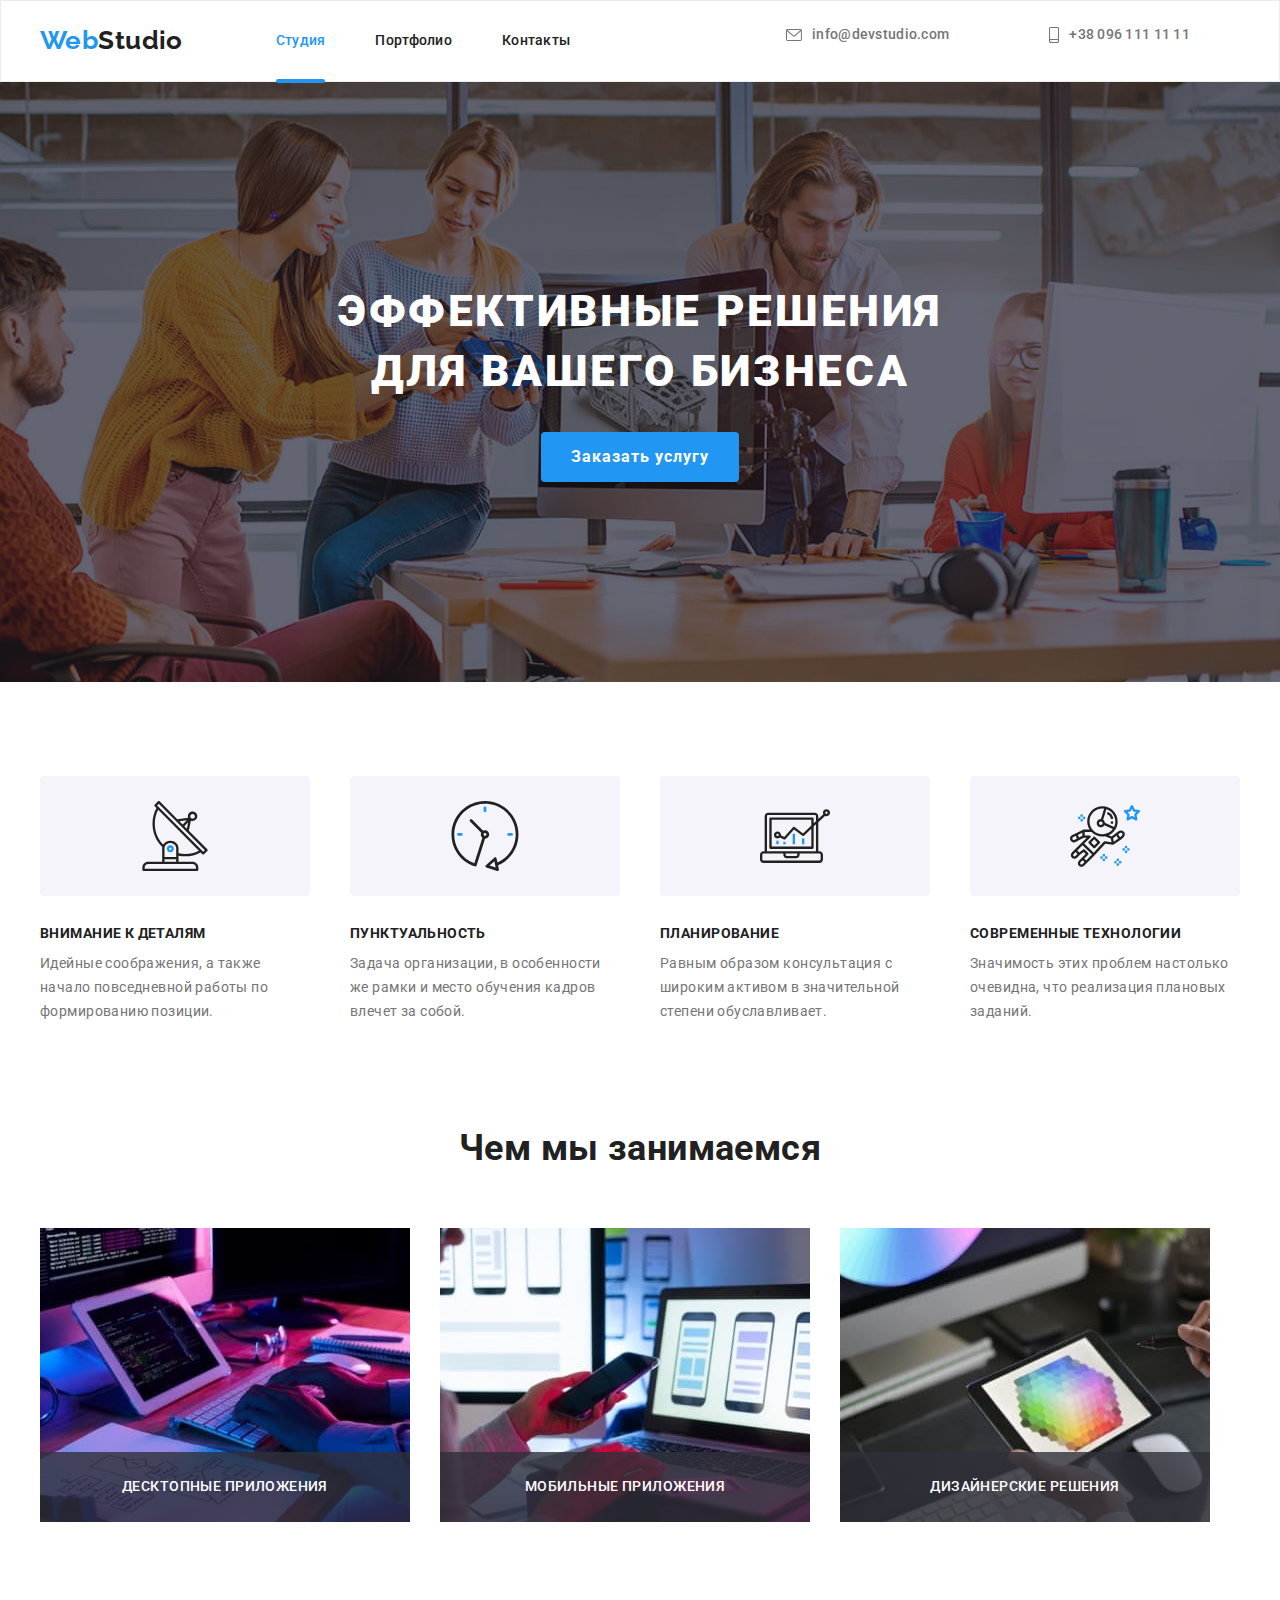
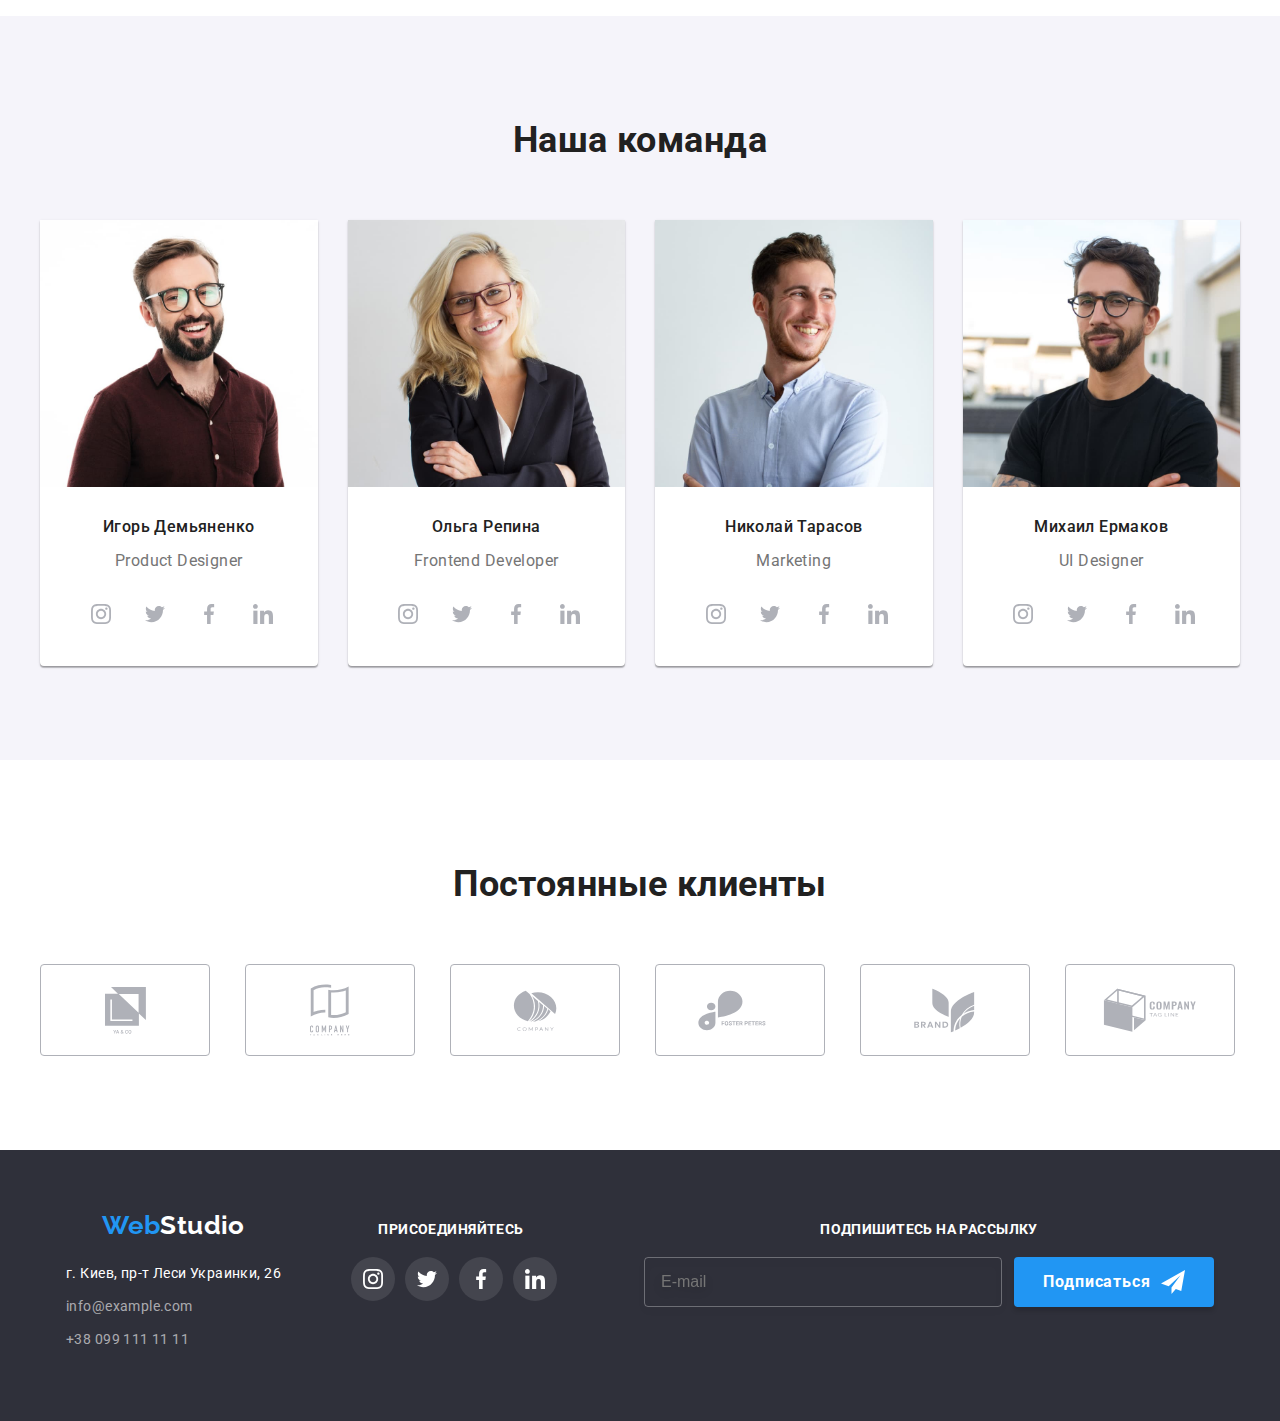
<file: index.html>
<!DOCTYPE html>
<html lang="en">
  <head>
    <meta charset="UTF-8" />
    <meta http-equiv="X-UA-Compatible" content="IE=edge" />
    <meta name="viewport" content="width=device-width, initial-scale=1.0" />
    <!-- title -->
    <title>WebStudio</title>
    <!-- google fonts -->
    <link rel="preconnect" href="https://fonts.gstatic.com" />
    <link
      href="https://fonts.googleapis.com/css2?family=Raleway:wght@700&family=Roboto:wght@400;500;700;900&display=swap"
      rel="stylesheet"
    />
    <!-- animation -->
    <link
      rel="stylesheet"
      href="https://cdnjs.cloudflare.com/ajax/libs/animate.css/4.1.1/animate.min.css"
    />
    <!-- modern-normalize -->
    <link
      rel="stylesheet"
      href="https://cdnjs.cloudflare.com/ajax/libs/modern-normalize/0.2.0/modern-normalize.min.css"
      integrity="sha512-sqIVMkf5f8XGYI/UZYGs7wODxlUeoj9JknataPfUwtvrSKWMHrMXGZ7Evb6nabFYJQG15vFFyALe6r0nWCD1Ug=="
      crossorigin="anonymous"
    />
    <!-- CSS file -->
    <!-- <link rel="stylesheet" href="./css/style.css" /> -->
    <link rel="stylesheet" href="./css/main.min.css" />
  </head>

  <body>
    <!-- HEADER -->
    <header class="header">
      <div class="container header__container">
        <!--NAVIGATION-->
        <nav class="menu-nav">
          <!--LOGO-->
          <a class="logo link animate__fadeIn" href="/index.html">
            <span class="logo__word">Web</span>Studio
          </a>
          <!--MENU-->
          <ul class="menu list">
            <li class="menu__item">
              <a class="menu-link link studio current" href="./index.html">
                Студия
              </a>
            </li>
            <li class="menu__item">
              <a class="menu-link link" href="./portfolio.html">Портфолио</a>
            </li>
            <li class="menu__item">
              <a class="menu-link link" href="http://">Контакты</a>
            </li>
          </ul>
        </nav>

        <!--CONTACTS-->
        <ul class="contact list">
          <li class="contact__list">
            <a class="mail-link link" href="mailto:info@devstudio.com">
              <svg class="mail-icon">
                <use href="./images/sprite.svg#icon-envelope"></use>
              </svg>
              info@devstudio.com
            </a>
          </li>
          <li class="contact__list">
            <a class="tel-link link" href="tel:++380961111111">
              <svg class="smartphone-icon">
                <use href="./images/sprite.svg#icon-smartphone"></use>
              </svg>
              +38 096 111 11 11
            </a>
          </li>
        </ul>
        <!-- MOB MENU -->
        <div class="header__mob-menu">
          <button type="button" class="header__mob-menu-btn" data-menu-button>
            <svg class="header__mob-menu-icon" width="24" height="16">
              <use href="./images/sprite.svg#mob-menu_btn"></use>
            </svg>
          </button>
        </div>
      </div>
      <!-- content of mobile menu -->
      <div class="mobile-menu" data-menu>
        <div class="container mobile-menu__container">
          <button type="button" class="mobile-menu__close-btn" data-menu-close>
            <svg class="mob-menu__close-btn-icon" width="19" height="19">
              <use href="./images/sprite.svg#close-btn-icon"></use>
            </svg>
          </button>
          <div class="mobile-menu__list-container">
            <div class="mobile-menu__nav-container">
              <ul class="mobile-menu__nav list">
                <li class="mobile-menu__item">
                  <a
                    href="./index.html"
                    class="mobile-menu__link link current_mob"
                    >Студия
                  </a>
                </li>
                <li class="mobile-menu__item">
                  <a href="./portfolio.html" class="mobile-menu__link link"
                    >Портфолио
                  </a>
                </li>
                <li class="mobile-menu__item">
                  <a href="" class="mobile-menu__link link">Контакты </a>
                </li>
              </ul>
            </div>
            <div class="mobile-menu__contact-container">
              <ul class="mobile-menu__contact list">
                <li class="mobile-menu__contact-item">
                  <a
                    href="tel:+380961111111"
                    class="mobile-menu__contact-link tel-link link"
                  >
                    +38 096 111 11 11
                  </a>
                </li>
                <li class="mobile-menu__contact-item">
                  <a
                    href="mailto:info@devstudio.com"
                    class="mobile-menu__contact-link mail-link link"
                  >
                    info@devstudio.com
                  </a>
                </li>
              </ul>
              <ul class="mobile-menu__social list">
                <li class="mobile-menu__social-item">
                  <a href="" class="mobile-menu__social-link link">Instagram</a>
                </li>
                <li class="mobile-menu__social-item">
                  <a href="" class="mobile-menu__social-link link">Twitter</a>
                </li>
                <li class="mobile-menu__social-item">
                  <a href="" class="mobile-menu__social-link link">Facebook</a>
                </li>
                <li class="mobile-menu__social-item">
                  <a href="" class="mobile-menu__social-link link">LinkedIn</a>
                </li>
              </ul>
            </div>
          </div>
        </div>
      </div>
    </header>

    <!-- MAIN CONTENT -->
    <main>
      <!-- SECTION ONE - HERO -->
      <section class="hero">
        <div class="container hero__container">
          <h1 class="hero__text">
            Эффективные решения<br />
            для вашего бизнеса
          </h1>
          <button
            class="modal-btn animate__zoomIn"
            type="button"
            data-modal-open
          >
            Заказать услугу
          </button>
        </div>
      </section>

      <!-- SECTION TWO - OUR WORK -->
      <section class="section our-work">
        <div class="container">
          <ul class="our-work-list list">
            <li class="our-work-list__item">
              <!-- icons -->
              <div class="our-work-icon-div">
                <svg class="our-work-icon" width="" height="">
                  <use href="./images/sprite.svg#icon-antenna"></use>
                </svg>
              </div>
              <!-- end icons -->
              <h3 class="our-work-list__item-h3">Внимание к деталям</h3>
              <p class="our-work-list__item-p">
                Идейные соображения, а также начало повседневной работы по
                формированию позиции.
              </p>
            </li>
            <li class="our-work-list__item">
              <!-- icons -->
              <div class="our-work-icon-div">
                <svg class="our-work-icon" width="" height="">
                  <use href="./images/sprite.svg#icon-clock"></use>
                </svg>
              </div>
              <!-- end icons -->
              <h3 class="our-work-list__item-h3">Пунктуальность</h3>
              <p class="our-work-list__item-p">
                Задача организации, в особенности же рамки и место обучения
                кадров влечет за собой.
              </p>
            </li>
            <li class="our-work-list__item">
              <!-- icons -->
              <div class="our-work-icon-div">
                <svg class="our-work-icon" width="" height="">
                  <use href="./images/sprite.svg#icon-diagram"></use>
                </svg>
              </div>
              <!-- end icons -->
              <h3 class="our-work-list__item-h3">Планирование</h3>
              <p class="our-work-list__item-p">
                Равным образом консультация с широким активом в значительной
                степени обуславливает.
              </p>
            </li>
            <li class="our-work-list__item">
              <!-- icons -->
              <div class="our-work-icon-div">
                <svg class="our-work-icon" width="" height="">
                  <use href="./images/sprite.svg#icon-astronaut"></use>
                </svg>
              </div>
              <!-- end icons -->
              <h3 class="our-work-list__item-h3">Современные технологии</h3>
              <p class="our-work-list__item-p">
                Значимость этих проблем настолько очевидна, что реализация
                плановых заданий.
              </p>
            </li>
          </ul>
        </div>
      </section>

      <!-- OUR WORK IMAGES-->
      <section class="section our-work-images">
        <div class="container">
          <h2 class="our-work-team-h2">Чем мы занимаемся</h2>
          <ul class="our-work-imgs list">
            <li class="our-work-imgs__item">
              <div class="our-work-label">
                <img
                  src="./images/pictures/print.jpg"
                  alt="человек печатает на клавиатуре"
                  width="370"
                  height="294"
                />
                <p class="our-work-title">Десктопные приложения</p>
              </div>
            </li>
            <li class="our-work-imgs__item">
              <div class="our-work-label">
                <img
                  src="./images/pictures/smartphone.jpg"
                  alt="человек смотрит в смартфон"
                  width="370"
                  height="294"
                />
                <p class="our-work-title">Мобильные приложения</p>
              </div>
            </li>
            <li class="our-work-imgs__item">
              <div class="our-work-label">
                <img
                  src="./images/pictures/choise.jpg"
                  alt="человек выбирает цвет на планшете"
                  width="370"
                  height="294"
                />
                <p class="our-work-title">Дизайнерские решения</p>
              </div>
            </li>
          </ul>
        </div>
      </section>

      <!-- SECTION THREE - TEAM -->
      <section class="section team">
        <div class="container">
          <h2 class="our-work-team-h2">Наша команда</h2>
          <ul class="team-list list">
            <!-- t - 0 -->
            <li class="team-list-item">
              <!-- PICTURE -->
              <picture class="picture">
                <!-- DESKTOP -->
                <source
                  srcset="
                    ./images/team/1x-img-0.webp 1x,
                    ./images/team/2x-img-0.webp 2x
                  "
                  media="(max-width: 1200px)"
                  type="image/webp"
                />
                <source
                  srcset="
                    ./images/team/1x-img-0.jpg 1x,
                    ./images/team/2x-img-0.jpg 2x
                  "
                  media="(min-width: 1200px)"
                />
                <!-- TABLET -->
                <source
                  srcset="
                    ./images/team/1x-tab-img-0.webp 1x,
                    ./images/team/2x-tab-img-0.webp 2x
                  "
                  media="(max-width: 768px)"
                  type="image/webp"
                />
                <source
                  srcset="
                    ./images/team/1x-tab-img-0.jpg 1x,
                    ./images/team/2x-tab-img-0.jpg 2x
                  "
                  media="(min-width: 768px)"
                />
                <!-- MOBILE -->
                <source
                  srcset="
                    ./images/team/1x-mob-img-0.webp 1x,
                    ./images/team/2x-mob-img-0.webp 2x
                  "
                  media="(max-width: 767px)"
                  type="image/webp"
                />
                <source
                  srcset="
                    ./images/team/1x-mob-img-0.jpg 1x,
                    ./images/team/2x-mob-img-0.jpg 2x
                  "
                  media="(max-width: 767px)"
                  type="image/webp"
                />
                <!-- IMG -->
                <img
                  class="team-list-item-img"
                  src="./images/team/1x-img-0.jpg"
                  alt="Igor Demianenko"
                />
              </picture>
              <!-- END PIC -->
              <div class="card">
                <h3 class="team-list-item-h3">Игорь Демьяненко</h3>
                <p class="team-list-item-p">Product Designer</p>
                <ul class="list team-social-list">
                  <li class="team-social-list-item">
                    <a href="#" class="team-social-list-item-link">
                      <svg class="social-icon" width="20" height="20">
                        <use href="./images/sprite.svg#icon-instagram"></use>
                      </svg>
                    </a>
                  </li>
                  <li class="team-social-list-item">
                    <a href="#" class="team-social-list-item-link">
                      <svg class="social-icon" width="20" height="20">
                        <use href="./images/sprite.svg#icon-twitter"></use>
                      </svg>
                    </a>
                  </li>
                  <li class="team-social-list-item">
                    <a href="#" class="team-social-list-item-link">
                      <svg class="social-icon" width="20" height="20">
                        <use href="./images/sprite.svg#icon-facebook"></use>
                      </svg>
                    </a>
                  </li>
                  <li class="team-social-list-item">
                    <a href="#" class="team-social-list-item-link">
                      <svg class="social-icon" width="20" height="20">
                        <use href="./images/sprite.svg#icon-linkedin"></use>
                      </svg>
                    </a>
                  </li>
                </ul>
              </div>
            </li>
            <!-- t - 1 -->
            <li class="team-list-item">
              <!-- PICTURE -->
              <picture class="picture">
                <!-- DESKTOP -->
                <source
                  srcset="
                    ./images/team/1x-img-1.webp 1x,
                    ./images/team/2x-img-1.webp 2x
                  "
                  media="(max-width: 1200px)"
                  type="image/webp"
                />
                <source
                  srcset="
                    ./images/team/1x-img-1.jpg 1x,
                    ./images/team/2x-img-1.jpg 2x
                  "
                  media="(min-width: 1200px)"
                />
                <!-- TABLET -->
                <source
                  srcset="
                    ./images/team/1x-tab-img-1.webp 1x,
                    ./images/team/2x-tab-img-1.webp 2x
                  "
                  media="(max-width: 768px)"
                  type="image/webp"
                />
                <source
                  srcset="
                    ./images/team/1x-tab-img-1.jpg 1x,
                    ./images/team/2x-tab-img-1.jpg 2x
                  "
                  media="(min-width: 768px)"
                />
                <!-- MOBILE -->
                <source
                  srcset="
                    ./images/team/1x-mob-img-1.webp 1x,
                    ./images/team/2x-mob-img-1.webp 2x
                  "
                  media="(max-width: 767px)"
                  type="image/webp"
                />
                <source
                  srcset="
                    ./images/team/1x-mob-img-1.jpg 1x,
                    ./images/team/2x-mob-img-1.jpg 2x
                  "
                  media="(max-width: 767px)"
                  type="image/webp"
                />
                <!-- IMG -->
                <img
                  class="team-list-item-img"
                  src="./images/team/1x-img-1.jpg"
                  alt="Olga Repina"
                />
              </picture>
              <!-- END PIC -->
              <div class="card">
                <h3 class="team-list-item-h3">Ольга Репина</h3>
                <p class="team-list-item-p">Frontend Developer</p>
                <ul class="list team-social-list">
                  <li class="team-social-list-item">
                    <a href="#" class="team-social-list-item-link">
                      <svg class="social-icon" width="20" height="20">
                        <use href="./images/sprite.svg#icon-instagram"></use>
                      </svg>
                    </a>
                  </li>
                  <li class="team-social-list-item">
                    <a href="#" class="team-social-list-item-link">
                      <svg class="social-icon" width="20" height="20">
                        <use href="./images/sprite.svg#icon-twitter"></use>
                      </svg>
                    </a>
                  </li>
                  <li class="team-social-list-item">
                    <a href="#" class="team-social-list-item-link">
                      <svg class="social-icon" width="20" height="20">
                        <use href="./images/sprite.svg#icon-facebook"></use>
                      </svg>
                    </a>
                  </li>
                  <li class="team-social-list-item">
                    <a href="#" class="team-social-list-item-link">
                      <svg class="social-icon" width="20" height="20">
                        <use href="./images/sprite.svg#icon-linkedin"></use>
                      </svg>
                    </a>
                  </li>
                </ul>
              </div>
            </li>
            <!-- t - 2 -->
            <li class="team-list-item">
              <!-- PICTURE -->
              <picture class="picture">
                <!-- DESKTOP -->
                <source
                  srcset="
                    ./images/team/1x-img-2.webp 1x,
                    ./images/team/2x-img-2.webp 2x
                  "
                  media="(max-width: 1200px)"
                  type="image/webp"
                />
                <source
                  srcset="
                    ./images/team/1x-img-2.jpg 1x,
                    ./images/team/2x-img-2.jpg 2x
                  "
                  media="(min-width: 1200px)"
                />
                <!-- TABLET -->
                <source
                  srcset="
                    ./images/team/1x-tab-img-2.webp 1x,
                    ./images/team/2x-tab-img-2.webp 2x
                  "
                  media="(max-width: 768px)"
                  type="image/webp"
                />
                <source
                  srcset="
                    ./images/team/1x-tab-img-2.jpg 1x,
                    ./images/team/2x-tab-img-2.jpg 2x
                  "
                  media="(min-width: 768px)"
                />
                <!-- MOBILE -->
                <source
                  srcset="
                    ./images/team/1x-mob-img-2.webp 1x,
                    ./images/team/2x-mob-img-2.webp 2x
                  "
                  media="(max-width: 767px)"
                  type="image/webp"
                />
                <source
                  srcset="
                    ./images/team/1x-mob-img-2.jpg 1x,
                    ./images/team/2x-mob-img-2.jpg 2x
                  "
                  media="(max-width: 767px)"
                  type="image/webp"
                />
                <!-- IMG -->
                <img
                  class="team-list-item-img"
                  src="./images/team/1x-img-2.jpg"
                  alt="Nikolai Tarasov"
                />
              </picture>
              <!-- END PIC -->
              <div class="card">
                <h3 class="team-list-item-h3">Николай Тарасов</h3>
                <p class="team-list-item-p">Marketing</p>
                <ul class="list team-social-list">
                  <li class="team-social-list-item">
                    <a href="#" class="team-social-list-item-link">
                      <svg class="social-icon" width="20" height="20">
                        <use href="./images/sprite.svg#icon-instagram"></use>
                      </svg>
                    </a>
                  </li>
                  <li class="team-social-list-item">
                    <a href="#" class="team-social-list-item-link">
                      <svg class="social-icon" width="20" height="20">
                        <use href="./images/sprite.svg#icon-twitter"></use>
                      </svg>
                    </a>
                  </li>
                  <li class="team-social-list-item">
                    <a href="#" class="team-social-list-item-link">
                      <svg class="social-icon" width="20" height="20">
                        <use href="./images/sprite.svg#icon-facebook"></use>
                      </svg>
                    </a>
                  </li>
                  <li class="team-social-list-item">
                    <a href="#" class="team-social-list-item-link">
                      <svg class="social-icon" width="20" height="20">
                        <use href="./images/sprite.svg#icon-linkedin"></use>
                      </svg>
                    </a>
                  </li>
                </ul>
              </div>
            </li>
            <!-- t - 3 -->
            <li class="team-list-item">
              <!-- PICTURE -->
              <picture class="picture">
                <!-- DESKTOP -->
                <source
                  srcset="
                    ./images/team/1x-img-3.webp 1x,
                    ./images/team/2x-img-3.webp 2x
                  "
                  media="(max-width: 1200px)"
                  type="image/webp"
                />
                <source
                  srcset="
                    ./images/team/1x-img-3.jpg 1x,
                    ./images/team/2x-img-3.jpg 2x
                  "
                  media="(min-width: 1200px)"
                />
                <!-- TABLET -->
                <source
                  srcset="
                    ./images/team/1x-tab-img-3.webp 1x,
                    ./images/team/2x-tab-img-3.webp 2x
                  "
                  media="(max-width: 768px)"
                  type="image/webp"
                />
                <source
                  srcset="
                    ./images/team/1x-tab-img-3.jpg 1x,
                    ./images/team/2x-tab-img-3.jpg 2x
                  "
                  media="(min-width: 768px)"
                />
                <!-- MOBILE -->
                <source
                  srcset="
                    ./images/team/1x-mob-img-3.webp 1x,
                    ./images/team/2x-mob-img-3.webp 2x
                  "
                  media="(max-width: 767px)"
                  type="image/webp"
                />
                <source
                  srcset="
                    ./images/team/1x-mob-img-3.jpg 1x,
                    ./images/team/2x-mob-img-3.jpg 2x
                  "
                  media="(max-width: 767px)"
                  type="image/webp"
                />
                <!-- IMG -->
                <img
                  class="team-list-item-img"
                  src="./images/team/1x-img-3.jpg"
                  alt="Mikhail Ermakov"
                />
              </picture>
              <!-- END PIC -->
              <div class="card">
                <h3 class="team-list-item-h3">Михаил Ермаков</h3>
                <p class="team-list-item-p">UI Designer</p>
                <ul class="list team-social-list">
                  <li class="team-social-list-item">
                    <a href="#" class="team-social-list-item-link">
                      <svg class="social-icon" width="20" height="20">
                        <use href="./images/sprite.svg#icon-instagram"></use>
                      </svg>
                    </a>
                  </li>
                  <li class="team-social-list-item">
                    <a href="#" class="team-social-list-item-link">
                      <svg class="social-icon" width="20" height="20">
                        <use href="./images/sprite.svg#icon-twitter"></use>
                      </svg>
                    </a>
                  </li>
                  <li class="team-social-list-item">
                    <a href="#" class="team-social-list-item-link">
                      <svg class="social-icon" width="20" height="20">
                        <use href="./images/sprite.svg#icon-facebook"></use>
                      </svg>
                    </a>
                  </li>
                  <li class="team-social-list-item">
                    <a href="#" class="team-social-list-item-link">
                      <svg class="social-icon" width="20" height="20">
                        <use href="./images/sprite.svg#icon-linkedin"></use>
                      </svg>
                    </a>
                  </li>
                </ul>
              </div>
            </li>
          </ul>
        </div>
      </section>

      <!-- SECTION FOUR - ICONS TEAM -->
      <section class="section">
        <div class="container icons-team-div">
          <h2 class="our-work-team-h2">Постоянные клиенты</h2>
          <ul class="list icons-team-ulist">
            <li class="icons-team-list-item">
              <a href="#" class="icon-team-list-link">
                <svg class="group-team-icon" width="41" height="47">
                  <use href="./images/sprite.svg#icon-group-six"></use>
                </svg>
              </a>
            </li>
            <li class="icons-team-list-item">
              <a href="#" class="icon-team-list-link">
                <svg class="group-team-icon" width="40" height="52">
                  <use href="./images/sprite.svg#icon-group-one"></use>
                </svg>
              </a>
            </li>
            <li class="icons-team-list-item">
              <a href="#" class="icon-team-list-link">
                <svg class="group-team-icon" width="44" height="41">
                  <use href="./images/sprite.svg#icon-group-two"></use>
                </svg>
              </a>
            </li>
            <li class="icons-team-list-item">
              <a href="#" class="icon-team-list-link">
                <svg class="group-team-icon" width="84" height="41">
                  <use href="./images/sprite.svg#icon-group-three"></use>
                </svg>
              </a>
            </li>
            <li class="icons-team-list-item">
              <a href="#" class="icon-team-list-link">
                <svg class="group-team-icon" width="63" height="45">
                  <use href="./images/sprite.svg#icon-group-four"></use>
                </svg>
              </a>
            </li>
            <li class="icons-team-list-item">
              <a href="#" class="icon-team-list-link">
                <svg class="group-team-icon" width="94" height="44">
                  <use href="./images/sprite.svg#icon-group-five"></use>
                </svg>
              </a>
            </li>
          </ul>
        </div>
      </section>
    </main>

    <!-- FOOTER -->

    <footer class="footer">
      <div class="container footer-container">
        <div class="footer-left-container">
          <!--LOGO -->
          <div class="footer-logo-div">
            <a class="footer-logo link" href="/index.html">
              <span class="logo-word">Web</span>Studio
            </a>
          </div>
          <!-- CONTACTS -->

          <address class="logo-footer address">
            <ul class="list adress-footer-ul">
              <li class="address-link">
                <a
                  class="link"
                  href="https://goo.gl/maps/H4tPE2jpk2JbAKVr9"
                  target="_blank"
                  rel="noopener noreferrer"
                >
                  г. Киев, пр-т Леси Украинки, 26
                </a>
              </li>
              <li class="address-link">
                <a class="footer-mail-link link" href="mailto:info@example.com">
                  info@example.com
                </a>
              </li>
              <li class="address-link">
                <a class="footer-tel-link link" href="tel:+380991111111">
                  +38 099 111 11 11
                </a>
              </li>
            </ul>
          </address>
        </div>
        <!-- END CONTACTS -->

        <!-- SOCIAL IKONS -->
        <div class="footer-social-container">
          <h3 class="footer-social-title">Присоединяйтесь</h3>
          <ul class="list footer-social-list">
            <li class="footer-social-list-item">
              <a href="#" class="footer-social-list-item-link">
                <svg class="footer-social-icon" width="20" height="20">
                  <use href="./images/sprite.svg#icon-instagram"></use>
                </svg>
              </a>
            </li>
            <li class="footer-social-list-item">
              <a href="#" class="footer-social-list-item-link">
                <svg class="footer-social-icon" width="20" height="20">
                  <use href="./images/sprite.svg#icon-twitter"></use>
                </svg>
              </a>
            </li>
            <li class="footer-social-list-item">
              <a href="#" class="footer-social-list-item-link">
                <svg class="footer-social-icon" width="20" height="20">
                  <use href="./images/sprite.svg#icon-facebook"></use>
                </svg>
              </a>
            </li>
            <li class="footer-social-list-item">
              <a href="#" class="footer-social-list-item-link">
                <svg class="footer-social-icon" width="20" height="20">
                  <use href="./images/sprite.svg#icon-linkedin"></use>
                </svg>
              </a>
            </li>
          </ul>
        </div>

        <!-- SUBSCRIBE FIELD -->
        <div class="subscribe">
          <h3 class="subscribe-title">Подпишитесь на рассылку</h3>
          <!-- input form -->
          <div class="subscribe-input-btn-container">
            <label class="modal-form-field">
              <input
                class="email-form"
                type="email"
                name="email"
                placeholder="E-mail"
                required
              />
            </label>
            <!-- btn -->
            <button type="submit" class="subscribe-form-btn">
              Подписаться
              <span class="subscribe-btn-icon">
                <svg class="footer-btn-icon" width="24" height="24">
                  <use href="./images/sprite.svg#icon-icon-send"></use>
                </svg>
              </span>
            </button>
          </div>

          <!-- end btn -->
        </div>
      </div>
    </footer>

    <!-- MODAL WINDOW -->
    <div class="backdrop is-hidden" data-modal>
      <div class="modal">
        <!-- close tbn -->
        <button type="button" class="modal-close-btn" data-modal-close>
          <svg class="close-btn-icon" width="11" heigth="11">
            <use href="./images/sprite.svg#close-btn-icon"></use>
          </svg>
        </button>
        <!-- modal form -->
        <form action="#" class="modal-form">
          <p class="modal-form-head">Оставьте свои данные, мы вам перезвоним</p>
          <label class="modal-form-field">
            <span class="modal-form-name">Имя</span>
            <span class="modal-form-input-wrapper">
              <input
                type="text"
                name="user-name"
                class="modal-form-input"
                minlength="2"
                placeholder="Name"
                required
              />
              <span class="modal-form-icon">
                <svg class="modal-icon" width="12" height="12">
                  <use href="./images/sprite.svg#modal-icon-user-name"></use>
                </svg>
              </span>
            </span>
          </label>
          <label class="modal-form-field">
            <span class="modal-form-name">Телефон</span>
            <span class="modal-form-input-wrapper">
              <input
                type="tel"
                name="user-phone"
                class="modal-form-input"
                pattern="[0-9]{3}-[0-9]{3}-[0-9]{2}-[0-9]{2}"
                title="096-111-11-11"
                placeholder="096-111-11-11"
                required
              />
              <span class="modal-form-icon">
                <svg class="modal-icon" width="12" height="12">
                  <use href="./images/sprite.svg#modal-icon-phone"></use>
                </svg>
              </span>
            </span>
          </label>
          <label class="modal-form-field">
            <span class="modal-form-name">Почта</span>
            <span class="modal-form-input-wrapper">
              <input
                type="email"
                name="user-email"
                class="modal-form-input"
                placeholder="Email"
              />
              <span class="modal-form-icon">
                <svg class="modal-icon" width="12" height="12">
                  <use href="./images/sprite.svg#modal-icon-email"></use>
                </svg>
              </span>
            </span>
          </label>
          <!-- TEXTAREA -->
          <label class="modal-form-field">
            Комментарий
            <textarea
              name="user-message"
              class="modal-form-message"
              placeholder="Введите текст"
            ></textarea>
          </label>
          <!-- checkbox  -->
          <input
            type="checkbox"
            name="user-policy"
            class="modal-form-checkbox visually-hidden"
            id="checkbox-policy"
            required
          />
          <label for="checkbox-policy" class="modal-form-checkbox-policy">
            Соглашаюсь с рассылкой и принимаю
            <a class="modal-form-policy-link" href="#"> Условия договора </a>
          </label>
          <!-- approve button -->
          <button type="submit" class="modal-form-btn">Отправить</button>
        </form>
      </div>
    </div>

    <!-- JAVASCRIPTS ADD -->
    <script src="./js/menu.js"></script>
    <script src="./js/modal.js"></script>
  </body>
</html>
</file>
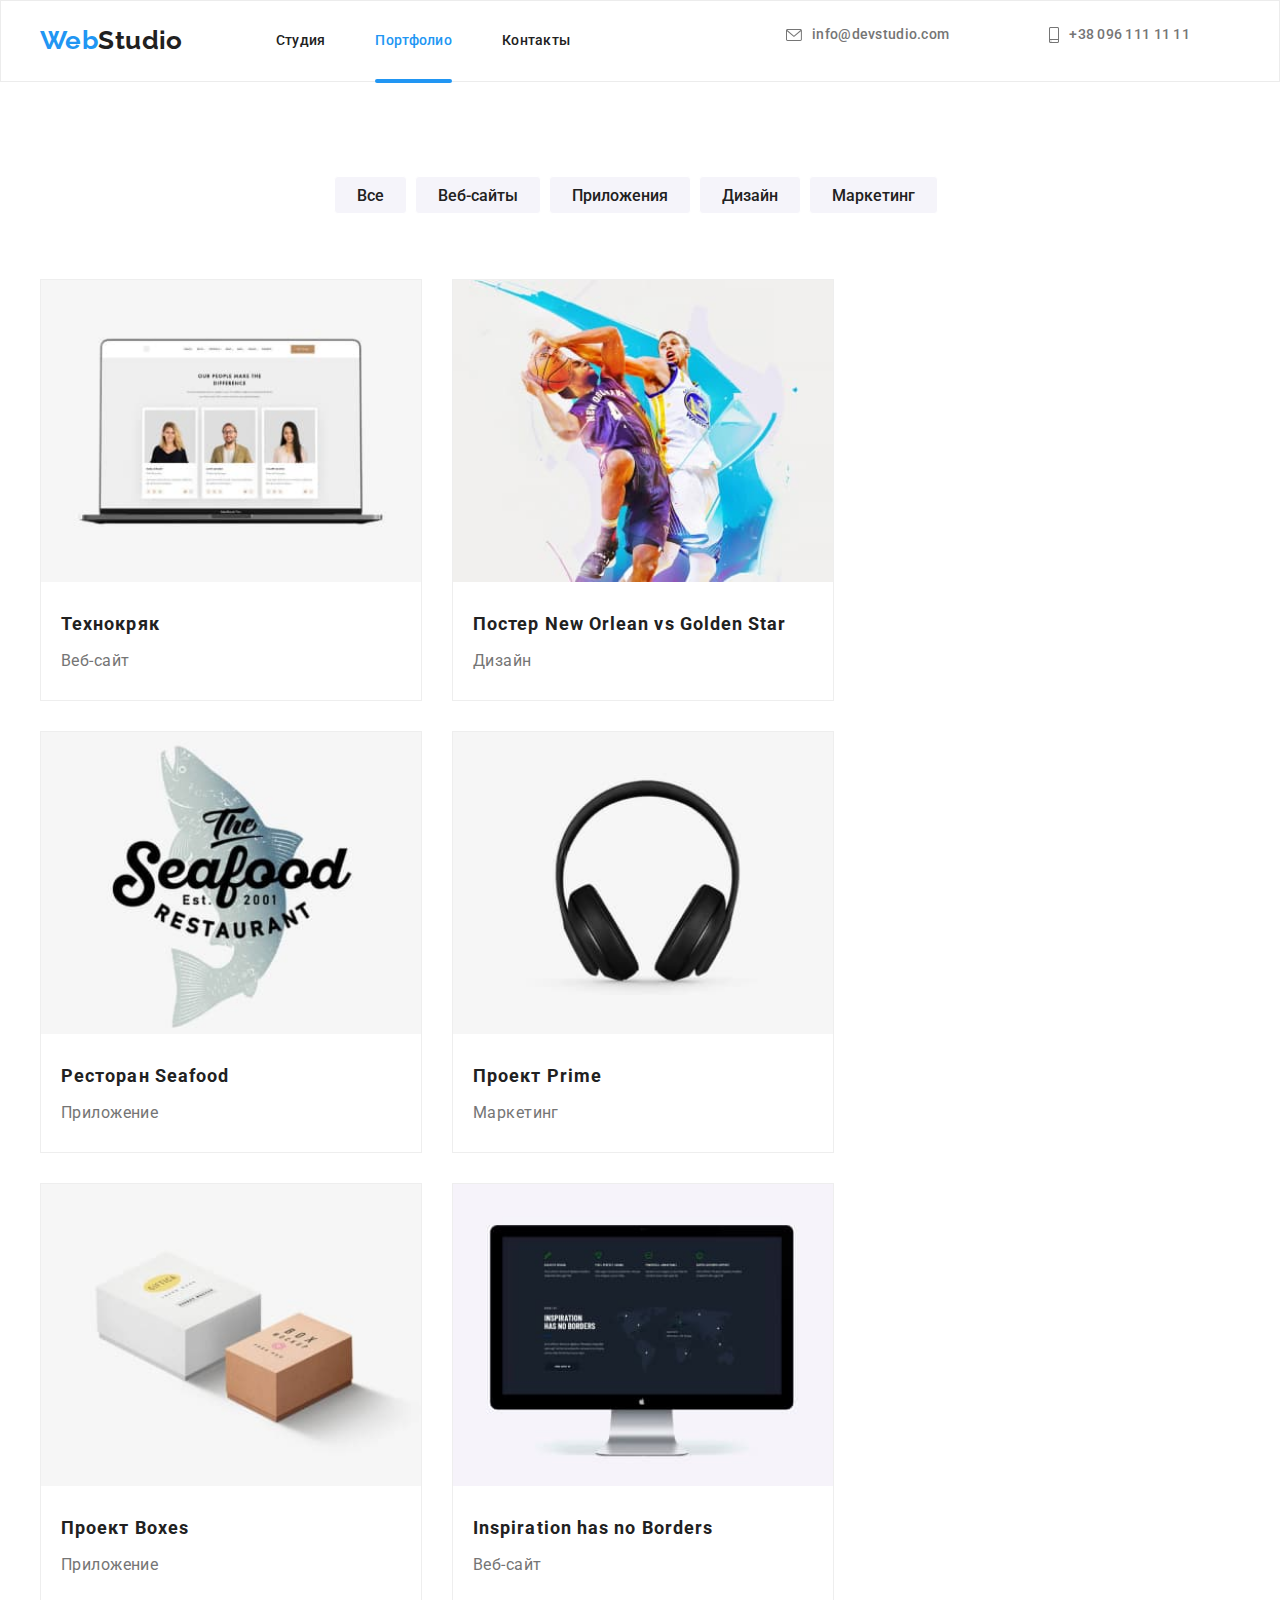
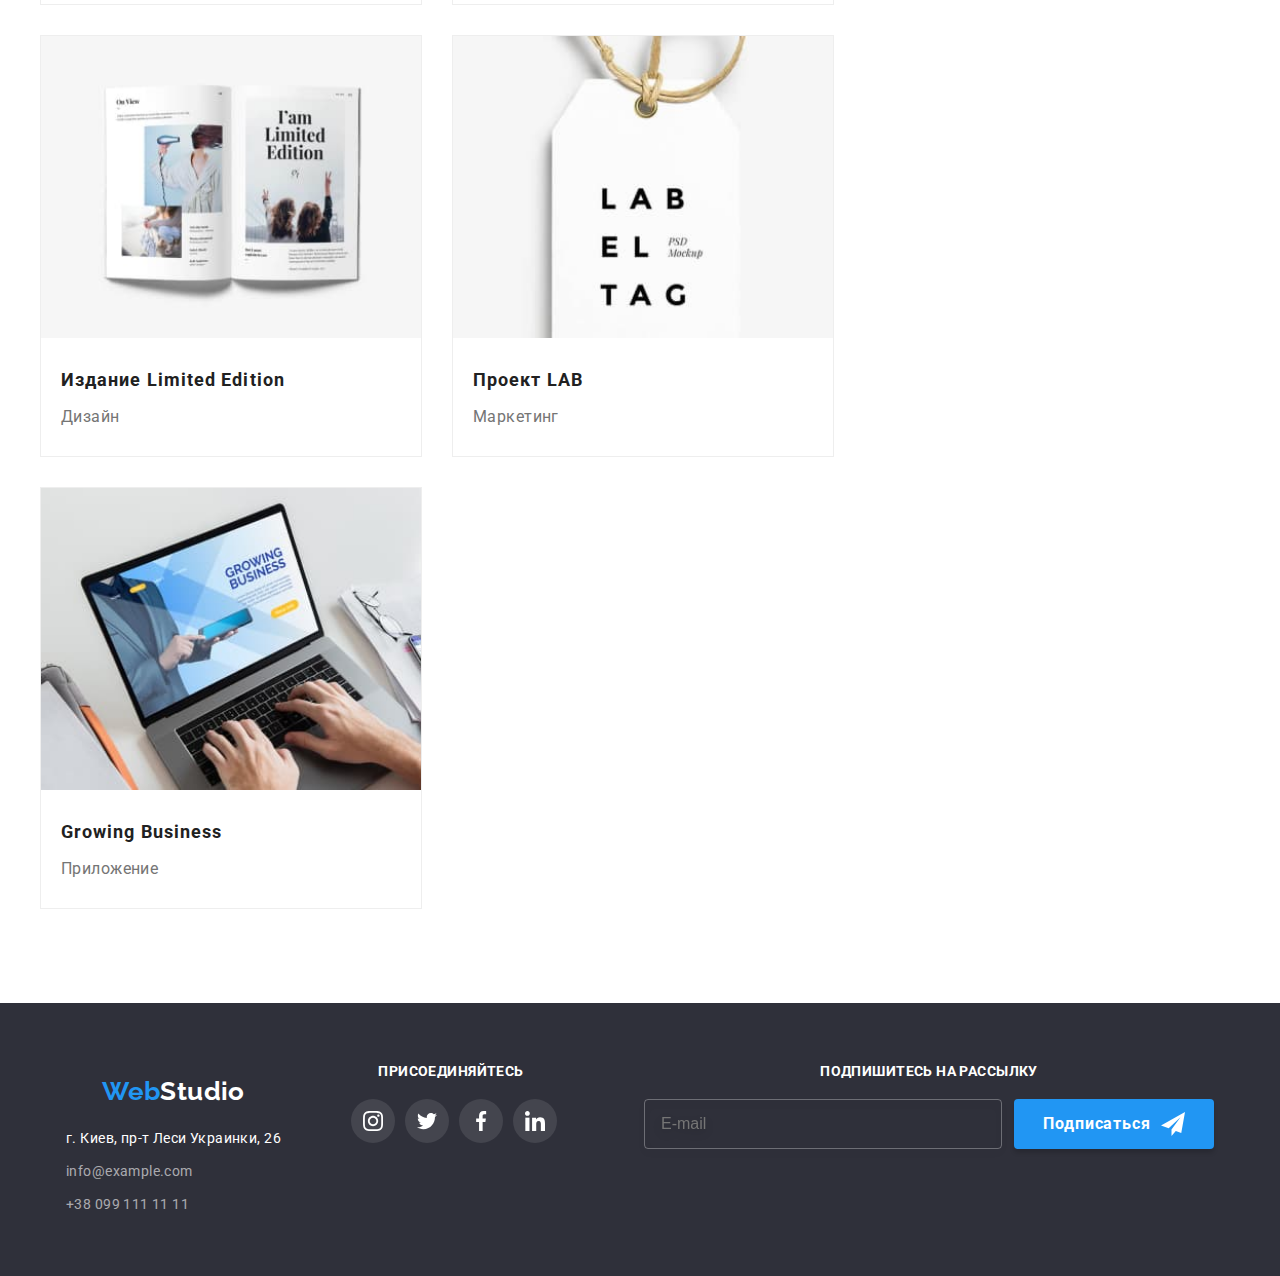
<file: portfolio.html>
<!DOCTYPE html>
<html lang="en">
  <head>
    <meta charset="UTF-8" />
    <meta http-equiv="X-UA-Compatible" content="IE=edge" />
    <meta name="viewport" content="width=device-width, initial-scale=1.0" />
    <title>Portfolio</title>
    <link rel="preconnect" href="https://fonts.gstatic.com" />
    <link
      href="https://fonts.googleapis.com/css2?family=Raleway:wght@700&family=Roboto:wght@400;500;700;900&display=swap"
      rel="stylesheet"
    />
    <link
      rel="stylesheet"
      href="https://cdnjs.cloudflare.com/ajax/libs/modern-normalize/0.2.0/modern-normalize.min.css"
      integrity="sha512-sqIVMkf5f8XGYI/UZYGs7wODxlUeoj9JknataPfUwtvrSKWMHrMXGZ7Evb6nabFYJQG15vFFyALe6r0nWCD1Ug=="
      crossorigin="anonymous"
    />
    <!-- <link rel="stylesheet" href="./css/style.css" /> -->
    <link rel="stylesheet" href="./css/main.min.css" />
  </head>
  <body>
    <!-- HEADER -->
    <header class="header">
      <div class="container header__container">
        <!--NAVIGATION-->
        <nav class="menu-nav">
          <!--LOGO-->
          <a class="logo link animate__fadeIn" href="/index.html">
            <span class="logo__word">Web</span>Studio
          </a>
          <!--MENU-->
          <ul class="menu list">
            <li class="menu__item">
              <a class="menu-link link" href="./index.html">Студия</a>
            </li>
            <li class="menu__item">
              <a class="menu-link link portfolio current" href="./portfolio.html">
                Портфолио
                </a>
            </li>
            <li class="menu__item">
              <a class="menu-link link" href="http://">Контакты</a>
            </li>
          </ul>
        </nav>

        <!--CONTACTS-->
        <ul class="contact list">
          <li class="contact__list">
            <a class="mail-link link" href="mailto:info@devstudio.com">
              <svg class="mail-icon">
                <use href="./images/sprite.svg#icon-envelope"></use>
              </svg>
              info@devstudio.com
              </a>
          </li>
          <li class="contact__list">
            <a class="tel-link link" href="tel:++380961111111">
              <svg class="smartphone-icon">
                <use href="./images/sprite.svg#icon-smartphone"></use>
              </svg>
              +38 096 111 11 11
              </a>
          </li>
        </ul>
      <!-- MOB MENU -->
        <div class="header__mob-menu">
          <button type="button" class="header__mob-menu-btn" data-menu-button>
            <svg class="header__mob-menu-icon" width="24" height="16">
              <use href="./images/sprite.svg#mob-menu_btn"></use>
            </svg>
          </button>
        </div>
      </div>
      <!-- content of mobile menu -->
      <div class="mobile-menu" data-menu>
        <div class="container mobile-menu__container">
          <button type="button" class="mobile-menu__close-btn" data-menu-close>
            <svg class="mob-menu__close-btn-icon" width="19" height="19">
              <use href="./images/sprite.svg#close-btn-icon"></use>
            </svg>
          </button>
          <div class="mobile-menu__list-container">
            <div class="mobile-menu__nav-container">
              <ul class="mobile-menu__nav list">
                <li class="mobile-menu__item">
                  <a
                    href="./index.html"
                    class="mobile-menu__link link"
                    >Студия
                  </a>
                </li>
                <li class="mobile-menu__item">
                  <a href="./portfolio.html" class="mobile-menu__link link current_mob"
                    >Портфолио
                  </a>
                </li>
                <li class="mobile-menu__item">
                  <a href="" class="mobile-menu__link link">Контакты </a>
                </li>
              </ul>
            </div>
            <div class="mobile-menu__contact-container">
              <ul class="mobile-menu__contact list">
                <li class="mobile-menu__contact-item">
                  <a
                    href="tel:+380961111111"
                    class="mobile-menu__contact-link tel-link link"
                  >
                    +38 096 111 11 11
                  </a>
                </li>
                <li class="mobile-menu__contact-item">
                  <a
                    href="mailto:info@devstudio.com"
                    class="mobile-menu__contact-link mail-link link"
                  >
                    info@devstudio.com
                  </a>
                </li>
              </ul>
              <ul class="mobile-menu__social list">
                <li class="mobile-menu__social-item">
                  <a href="" class="mobile-menu__social-link link">Instagram</a>
                </li>
                <li class="mobile-menu__social-item">
                  <a href="" class="mobile-menu__social-link link">Twitter</a>
                </li>
                <li class="mobile-menu__social-item">
                  <a href="" class="mobile-menu__social-link link">Facebook</a>
                </li>
                <li class="mobile-menu__social-item">
                  <a href="" class="mobile-menu__social-link link">LinkedIn</a>
                </li>
              </ul>
            </div>
          </div>
        </div>
      </div>
    </header>

    <!-- MAIN CONTENT -->
    <main>
      <section class="section">
        <div class="container">
          <!-- SECTION ONE - BUTTONS LIST -->
          <ul class="btn-list list">
            <li class="btn-list-item">
              <button class="btn-list-item-prtf" type="button">Все</button>
            </li>
            <li class="btn-list-item">
              <button class="btn-list-item-prtf" type="button">
                Веб-сайты
              </button>
            </li>
            <li class="btn-list-item">
              <button class="btn-list-item-prtf" type="button">
                Приложения
              </button>
            </li>
            <li class="btn-list-item">
              <button class="btn-list-item-prtf" type="button">Дизайн</button>
            </li>
            <li class="btn-list-item">
              <button class="btn-list-item-prtf" type="button">
                Маркетинг
              </button>
            </li>
          </ul>
          <!-- END BTN LIST -->

          <!-- SECTION TWO - IMAGES GALLERY -->
          <ul class="img-gallery list">
            <li class="img-gallery-item">
              <a href="#" class="gallery-item-link link">
                <div class="gallery-list-image-wrapper">
                  <p class="overlay">
                    Технокряк это современная площадка распространения
                    коронавируса. Компании используют эту платформу для
                    цифрового шпионажа и атак на защищённые сервера
                    конкурентов.Технокряк это современная площадка
                    распространения коронавируса. Компании используют эту
                    платформу для цифрового шпионажа и атак на защищённые
                    сервера конкурентов.
                  </p>
                  <!-- PICTURE -->
                  <picture class="picture">
                    <!-- DESKTOP -->
                    <source 
                    srcset="./images/portfolio-images/1x-img-0.webp 1x, ./images/portfolio-images/2x-img-0.webp 2x" 
                    media="(max-width: 1200px)" 
                    type="image/webp">
                    <source 
                    srcset="./images/portfolio-images/1x-img-0.jpg 1x, ./images/portfolio-images/2x-img-0.jpg 2x" 
                    media="(min-width: 1200px)">
                    <!-- TABLET -->
                    <source 
                    srcset="./images/portfolio-images/1x-tab-img-0.webp 1x, ./images/portfolio-images/2x-tab-img-0.webp 2x" 
                    media="(max-width: 768px)" 
                    type="image/webp">
                    <source 
                    srcset="./images/portfolio-images/1x-tab-img-0.jpg 1x, ./images/portfolio-images/2x-tab-img-0.jpg 2x" 
                    media="(min-width: 768px)">
                    <!-- MOBILE -->
                    <source 
                    srcset="./images/portfolio-images/1x-mob-img-0.webp 1x, ./images/portfolio-images/2x-mob-img-0.webp 2x" 
                    media="(max-width: 767px)" 
                    type="image/webp">
                    <source 
                    srcset="./images/portfolio-images/1x-mob-img-0.jpg 1x, ./images/portfolio-images/2x-mob-img-0.jpg 2x" 
                    media="(max-width: 767px)" 
                    type="image/webp">
                    <!-- IMG -->
                  <img
                  class="img-gallery-item-img"
                    src="./images/portfolio-images/1x-img-0.jpg"
                    alt=""/>
                    </picture>
                    <!-- END PIC -->
                  </div>
                <div class="img-gallery-card">
                  <h3 class="img-gallery-item-h3">Технокряк</h3>
                  <p class="img-gallery-item-p">Веб-сайт</p>
                </div>
              </a>
            </li>
            <li class="img-gallery-item">
              <a href="#" class="gallery-item-link link">
                <div class="gallery-list-image-wrapper">
                  <p class="overlay">
                    Технокряк это современная площадка распространения
                    коронавируса. Компании используют эту платформу для
                    цифрового шпионажа и атак на защищённые сервера
                    конкурентов.Технокряк это современная площадка
                    распространения коронавируса. Компании используют эту
                    платформу для цифрового шпионажа и атак на защищённые
                    сервера конкурентов.
                  </p>
              <!-- PICTURE -->
                  <picture class="picture">
                    <!-- DESKTOP -->
                    <source 
                    srcset="./images/portfolio-images/1x-img-1.webp 1x, ./images/portfolio-images/2x-img-1.webp 2x" 
                    media="(max-width: 1200px)" 
                    type="image/webp">
                    <source 
                    srcset="./images/portfolio-images/1x-img-1.jpg 1x, ./images/portfolio-images/2x-img-1.jpg 2x" 
                    media="(min-width: 1200px)">
                    <!-- TABLET -->
                    <source 
                    srcset="./images/portfolio-images/1x-tab-img-1.webp 1x, ./images/portfolio-images/2x-tab-img-1.webp 2x" 
                    media="(max-width: 768px)" 
                    type="image/webp">
                    <source 
                    srcset="./images/portfolio-images/1x-tab-img-1.jpg 1x, ./images/portfolio-images/2x-tab-img-1.jpg 2x" 
                    media="(min-width: 768px)">
                    <!-- MOBILE -->
                    <source 
                    srcset="./images/portfolio-images/1x-mob-img-1.webp 1x, ./images/portfolio-images/2x-mob-img-1.webp 2x" 
                    media="(max-width: 767px)" 
                    type="image/webp">
                    <source 
                    srcset="./images/portfolio-images/1x-mob-img-1.jpg 1x, ./images/portfolio-images/2x-mob-img-1.jpg 2x" 
                    media="(max-width: 767px)" 
                    type="image/webp">
                    <!-- IMG -->
                  <img
                    class="img-gallery-item-img"
                    src="./images/portfolio-images/1x-img-1.jpg"
                    alt=""/>
                    </picture>
                    <!-- END PIC -->
            </div>
              <div class="img-gallery-card">
                <h3 class="img-gallery-item-h3">
                  Постер New Orlean vs Golden Star
                </h3>
                <p class="img-gallery-item-p">Дизайн</p>
              </div>
            </li>
            <li class="img-gallery-item">
              <a href="#" class="gallery-item-link link"
                ><div class="gallery-list-image-wrapper">
                  <p class="overlay">
                    Технокряк это современная площадка распространения
                    коронавируса. Компании используют эту платформу для
                    цифрового шпионажа и атак на защищённые сервера
                    конкурентов.Технокряк это современная площадка
                    распространения коронавируса. Компании используют эту
                    платформу для цифрового шпионажа и атак на защищённые
                    сервера конкурентов.
                  </p>
              <!-- PICTURE -->
                  <picture class="picture">
                    <!-- DESKTOP -->
                    <source 
                    srcset="./images/portfolio-images/1x-img-2.webp 1x, ./images/portfolio-images/2x-img-2.webp 2x" 
                    media="(max-width: 1200px)" 
                    type="image/webp">
                    <source 
                    srcset="./images/portfolio-images/1x-img-2.jpg 1x, ./images/portfolio-images/2x-img-2.jpg 2x" 
                    media="(min-width: 1200px)">
                    <!-- TABLET -->
                    <source 
                    srcset="./images/portfolio-images/1x-tab-img-2.webp 1x, ./images/portfolio-images/2x-tab-img-2.webp 2x" 
                    media="(max-width: 768px)" 
                    type="image/webp">
                    <source 
                    srcset="./images/portfolio-images/1x-tab-img-2.jpg 1x, ./images/portfolio-images/2x-tab-img-2.jpg 2x" 
                    media="(min-width: 768px)">
                    <!-- MOBILE -->
                    <source 
                    srcset="./images/portfolio-images/1x-mob-img-2.webp 1x, ./images/portfolio-images/2x-mob-img-2.webp 2x" 
                    media="(max-width: 767px)" 
                    type="image/webp">
                    <source 
                    srcset="./images/portfolio-images/1x-mob-img-2.jpg 1x, ./images/portfolio-images/2x-mob-img-2.jpg 2x" 
                    media="(max-width: 767px)" 
                    type="image/webp">
                    <!-- IMG -->
                  <img
                  class="img-gallery-item-img"
                    src="./images/portfolio-images/1x-img-2.jpg"
                    alt=""/>
                    </picture>
                    <!-- END PIC -->
            </div>
              <div class="img-gallery-card">
                <h3 class="img-gallery-item-h3">Ресторан Seafood</h3>
                <p class="img-gallery-item-p">Приложение</p>
              </div>
            </li>
            <li class="img-gallery-item">
              <a href="#" class="gallery-item-link link">
                <div class="gallery-list-image-wrapper">
                  <p class="overlay">
                    Технокряк это современная площадка распространения
                    коронавируса. Компании используют эту платформу для
                    цифрового шпионажа и атак на защищённые сервера
                    конкурентов.Технокряк это современная площадка
                    распространения коронавируса. Компании используют эту
                    платформу для цифрового шпионажа и атак на защищённые
                    сервера конкурентов.
                  </p>
              <!-- PICTURE -->
                  <picture class="picture">
                    <!-- DESKTOP -->
                    <source 
                    srcset="./images/portfolio-images/1x-img-3.webp 1x, ./images/portfolio-images/2x-img-3.webp 2x" 
                    media="(max-width: 1200px)" 
                    type="image/webp">
                    <source 
                    srcset="./images/portfolio-images/1x-img-3.jpg 1x, ./images/portfolio-images/2x-img-3.jpg 2x" 
                    media="(min-width: 1200px)">
                    <!-- TABLET -->
                    <source 
                    srcset="./images/portfolio-images/1x-tab-img-3.webp 1x, ./images/portfolio-images/2x-tab-img-3.webp 2x" 
                    media="(max-width: 768px)" 
                    type="image/webp">
                    <source 
                    srcset="./images/portfolio-images/1x-tab-img-3.jpg 1x, ./images/portfolio-images/2x-tab-img-3.jpg 2x" 
                    media="(min-width: 768px)">
                    <!-- MOBILE -->
                    <source 
                    srcset="./images/portfolio-images/1x-mob-img-3.webp 1x, ./images/portfolio-images/2x-mob-img-3.webp 2x" 
                    media="(max-width: 767px)" 
                    type="image/webp">
                    <source 
                    srcset="./images/portfolio-images/1x-mob-img-3.jpg 1x, ./images/portfolio-images/2x-mob-img-3.jpg 2x" 
                    media="(max-width: 767px)" 
                    type="image/webp">
                    <!-- IMG -->
                  <img
                  class="img-gallery-item-img"
                    src="./images/portfolio-images/1x-img-3.jpg"
                    alt=""/>
                    </picture>
                    <!-- END PIC -->
            </div>
              <div class="img-gallery-card">
                <h3 class="img-gallery-item-h3">Проект Prime</h3>
                <p class="img-gallery-item-p">Маркетинг</p>
              </div>
            </li>
            <li class="img-gallery-item">
              <a href="#" class="gallery-item-link link">
                <div class="gallery-list-image-wrapper">
                  <p class="overlay">
                    Технокряк это современная площадка распространения
                    коронавируса. Компании используют эту платформу для
                    цифрового шпионажа и атак на защищённые сервера
                    конкурентов.Технокряк это современная площадка
                    распространения коронавируса. Компании используют эту
                    платформу для цифрового шпионажа и атак на защищённые
                    сервера конкурентов.
                  </p>
              <!-- PICTURE -->
                  <picture class="picture">
                    <!-- DESKTOP -->
                    <source 
                    srcset="./images/portfolio-images/1x-img-4.webp 1x, ./images/portfolio-images/2x-img-4.webp 2x" 
                    media="(max-width: 1200px)" 
                    type="image/webp">
                    <source 
                    srcset="./images/portfolio-images/1x-img-4.jpg 1x, ./images/portfolio-images/2x-img-4.jpg 2x" 
                    media="(min-width: 1200px)">
                    <!-- TABLET -->
                    <source 
                    srcset="./images/portfolio-images/1x-tab-img-4.webp 1x, ./images/portfolio-images/2x-tab-img-4.webp 2x" 
                    media="(max-width: 768px)" 
                    type="image/webp">
                    <source 
                    srcset="./images/portfolio-images/1x-tab-img-4.jpg 1x, ./images/portfolio-images/2x-tab-img-4.jpg 2x" 
                    media="(min-width: 768px)">
                    <!-- MOBILE -->
                    <source 
                    srcset="./images/portfolio-images/1x-mob-img-4.webp 1x, ./images/portfolio-images/2x-mob-img-4.webp 2x" 
                    media="(max-width: 767px)" 
                    type="image/webp">
                    <source 
                    srcset="./images/portfolio-images/1x-mob-img-4.jpg 1x, ./images/portfolio-images/2x-mob-img-4.jpg 2x" 
                    media="(max-width: 767px)" 
                    type="image/webp">
                    <!-- IMG -->
                  <img
                  class="img-gallery-item-img"
                    src="./images/portfolio-images/1x-img-4.jpg"
                    alt=""/>
                    </picture>
                    <!-- END PIC -->
            </div>
              <div class="img-gallery-card">
                <h3 class="img-gallery-item-h3">Проект Boxes</h3>
                <p class="img-gallery-item-p">Приложение</p>
              </div>
            </li>
            <li class="img-gallery-item">
              <a href="#" class="gallery-item-link link">
                <div class="gallery-list-image-wrapper">
                  <p class="overlay">
                    Технокряк это современная площадка распространения
                    коронавируса. Компании используют эту платформу для
                    цифрового шпионажа и атак на защищённые сервера
                    конкурентов.Технокряк это современная площадка
                    распространения коронавируса. Компании используют эту
                    платформу для цифрового шпионажа и атак на защищённые
                    сервера конкурентов.
                  </p>
              <!-- PICTURE -->
                  <picture class="picture">
                    <!-- DESKTOP -->
                    <source 
                    srcset="./images/portfolio-images/1x-img-5.webp 1x, ./images/portfolio-images/2x-img-5.webp 2x" 
                    media="(max-width: 1200px)" 
                    type="image/webp">
                    <source 
                    srcset="./images/portfolio-images/1x-img-5.jpg 1x, ./images/portfolio-images/2x-img-5.jpg 2x" 
                    media="(min-width: 1200px)">
                    <!-- TABLET -->
                    <source 
                    srcset="./images/portfolio-images/1x-tab-img-5.webp 1x, ./images/portfolio-images/2x-tab-img-5.webp 2x" 
                    media="(max-width: 768px)" 
                    type="image/webp">
                    <source 
                    srcset="./images/portfolio-images/1x-tab-img-5.jpg 1x, ./images/portfolio-images/2x-tab-img-5.jpg 2x" 
                    media="(min-width: 768px)">
                    <!-- MOBILE -->
                    <source 
                    srcset="./images/portfolio-images/1x-mob-img-5.webp 1x, ./images/portfolio-images/2x-mob-img-5.webp 2x" 
                    media="(max-width: 767px)" 
                    type="image/webp">
                    <source 
                    srcset="./images/portfolio-images/1x-mob-img-5.jpg 1x, ./images/portfolio-images/2x-mob-img-5.jpg 2x" 
                    media="(max-width: 767px)" 
                    type="image/webp">
                    <!-- IMG -->
                  <img
                  class="img-gallery-item-img"
                    src="./images/portfolio-images/1x-img-5.jpg"
                    alt=""/>
                    </picture>
                    <!-- END PIC -->
            </div>
              <div class="img-gallery-card">
                <h3 class="img-gallery-item-h3">Inspiration has no Borders</h3>
                <p class="img-gallery-item-p">Веб-сайт</p>
              </div>
            </li>
            <li class="img-gallery-item">
              <a href="#" class="gallery-item-link link">
                <div class="gallery-list-image-wrapper">
                  <p class="overlay">
                    Технокряк это современная площадка распространения
                    коронавируса. Компании используют эту платформу для
                    цифрового шпионажа и атак на защищённые сервера
                    конкурентов.Технокряк это современная площадка
                    распространения коронавируса. Компании используют эту
                    платформу для цифрового шпионажа и атак на защищённые
                    сервера конкурентов.
                  </p>
              <!-- PICTURE -->
                  <picture class="picture">
                    <!-- DESKTOP -->
                    <source 
                    srcset="./images/portfolio-images/1x-img-6.webp 1x, ./images/portfolio-images/2x-img-6.webp 2x" 
                    media="(max-width: 1200px)" 
                    type="image/webp">
                    <source 
                    srcset="./images/portfolio-images/1x-img-6.jpg 1x, ./images/portfolio-images/2x-img-6.jpg 2x" 
                    media="(min-width: 1200px)">
                    <!-- TABLET -->
                    <source 
                    srcset="./images/portfolio-images/1x-tab-img-6.webp 1x, ./images/portfolio-images/2x-tab-img-6.webp 2x" 
                    media="(max-width: 768px)" 
                    type="image/webp">
                    <source 
                    srcset="./images/portfolio-images/1x-tab-img-6.jpg 1x, ./images/portfolio-images/2x-tab-img-6.jpg 2x" 
                    media="(min-width: 768px)">
                    <!-- MOBILE -->
                    <source 
                    srcset="./images/portfolio-images/1x-mob-img-6.webp 1x, ./images/portfolio-images/2x-mob-img-6.webp 2x" 
                    media="(max-width: 767px)" 
                    type="image/webp">
                    <source 
                    srcset="./images/portfolio-images/1x-mob-img-6.jpg 1x, ./images/portfolio-images/2x-mob-img-6.jpg 2x" 
                    media="(max-width: 767px)" 
                    type="image/webp">
                    <!-- IMG -->
                  <img
                  class="img-gallery-item-img"
                    src="./images/portfolio-images/1x-img-6.jpg"
                    alt=""/>
                    </picture>
                    <!-- END PIC -->
            </div>
              <div class="img-gallery-card">
                <h3 class="img-gallery-item-h3">Издание Limited Edition</h3>
                <p class="img-gallery-item-p">Дизайн</p>
              </div>
            </li>
            <li class="img-gallery-item">
              <a href="#" class="gallery-item-link link">
                <div class="gallery-list-image-wrapper">
                  <p class="overlay">
                    Технокряк это современная площадка распространения
                    коронавируса. Компании используют эту платформу для
                    цифрового шпионажа и атак на защищённые сервера
                    конкурентов.Технокряк это современная площадка
                    распространения коронавируса. Компании используют эту
                    платформу для цифрового шпионажа и атак на защищённые
                    сервера конкурентов.
                  </p>
              <!-- PICTURE -->
                  <picture class="picture">
                    <!-- DESKTOP -->
                    <source 
                    srcset="./images/portfolio-images/1x-img-7.webp 1x, ./images/portfolio-images/2x-img-7.webp 2x" 
                    media="(max-width: 1200px)" 
                    type="image/webp">
                    <source 
                    srcset="./images/portfolio-images/1x-img-7.jpg 1x, ./images/portfolio-images/2x-img-7.jpg 2x" 
                    media="(min-width: 1200px)">
                    <!-- TABLET -->
                    <source 
                    srcset="./images/portfolio-images/1x-tab-img-7.webp 1x, ./images/portfolio-images/2x-tab-img-7.webp 2x" 
                    media="(max-width: 768px)" 
                    type="image/webp">
                    <source 
                    srcset="./images/portfolio-images/1x-tab-img-7.jpg 1x, ./images/portfolio-images/2x-tab-img-7.jpg 2x" 
                    media="(min-width: 768px)">
                    <!-- MOBILE -->
                    <source 
                    srcset="./images/portfolio-images/1x-mob-img-7.webp 1x, ./images/portfolio-images/2x-mob-img-7.webp 2x" 
                    media="(max-width: 767px)" 
                    type="image/webp">
                    <source 
                    srcset="./images/portfolio-images/1x-mob-img-7.jpg 1x, ./images/portfolio-images/2x-mob-img-7.jpg 2x" 
                    media="(max-width: 767px)" 
                    type="image/webp">
                    <!-- IMG -->
                  <img
                  class="img-gallery-item-img"
                    src="./images/portfolio-images/1x-img-7.jpg"
                    alt=""/>
                    </picture>
                    <!-- END PIC -->
            </div>
              <div class="img-gallery-card">
                <h3 class="img-gallery-item-h3">Проект LAB</h3>
                <p class="img-gallery-item-p">Маркетинг</p>
              </div>
            </li>
            <li class="img-gallery-item">
              <a href="#" class="gallery-item-link link">
                <div class="gallery-list-image-wrapper">
                  <p class="overlay">
                    Технокряк это современная площадка распространения
                    коронавируса. Компании используют эту платформу для
                    цифрового шпионажа и атак на защищённые сервера
                    конкурентов.Технокряк это современная площадка
                    распространения коронавируса. Компании используют эту
                    платформу для цифрового шпионажа и атак на защищённые
                    сервера конкурентов.
                  </p>
              <!-- PICTURE -->
                  <picture class="picture">
                    <!-- DESKTOP -->
                    <source 
                    srcset="./images/portfolio-images/1x-img-8.webp 1x, ./images/portfolio-images/2x-img-8.webp 2x" 
                    media="(max-width: 1200px)" 
                    type="image/webp">
                    <source 
                    srcset="./images/portfolio-images/1x-img-8.jpg 1x, ./images/portfolio-images/2x-img-8.jpg 2x" 
                    media="(min-width: 1200px)">
                    <!-- TABLET -->
                    <source 
                    srcset="./images/portfolio-images/1x-tab-img-8.webp 1x, ./images/portfolio-images/2x-tab-img-8.webp 2x" 
                    media="(max-width: 768px)" 
                    type="image/webp">
                    <source 
                    srcset="./images/portfolio-images/1x-tab-img-8.jpg 1x, ./images/portfolio-images/2x-tab-img-8.jpg 2x" 
                    media="(min-width: 768px)">
                    <!-- MOBILE -->
                    <source 
                    srcset="./images/portfolio-images/1x-mob-img-8.webp 1x, ./images/portfolio-images/2x-mob-img-8.webp 2x" 
                    media="(max-width: 767px)" 
                    type="image/webp">
                    <source 
                    srcset="./images/portfolio-images/1x-mob-img-8.jpg 1x, ./images/portfolio-images/2x-mob-img-8.jpg 2x" 
                    media="(max-width: 767px)" 
                    type="image/webp">
                    <!-- IMG -->
                  <img
                  class="img-gallery-item-img"
                    src="./images/portfolio-images/1x-img-8.jpg"
                    alt=""/>
                    </picture>
                    <!-- END PIC -->
            </div>
              <div class="img-gallery-card">
                <h3 class="img-gallery-item-h3">Growing Business</h3>
                <p class="img-gallery-item-p">Приложение</p>
              </div>
            </li>
          </ul>
          <!-- END IMAGES -->
        </div>
      </section>
    </main>

    <!-- FOOTER -->

    <footer class="footer">
      <div class="container footer-container">
        <div class="footer-left-container">
          <!--LOGO -->
          <div class="footer-logo-div">
            <a class="footer-logo link" href="/index.html">
              <span class="logo-word">Web</span>Studio
            </a>
          </div>
          <!-- CONTACTS -->

          <address class="logo-footer address">
            <ul class="list adress-footer-ul">
              <li class="address-link">
                <a
                  class="link"
                  href="https://goo.gl/maps/H4tPE2jpk2JbAKVr9"
                  target="_blank"
                  rel="noopener noreferrer"
                >
                  г. Киев, пр-т Леси Украинки, 26
                </a>
              </li>
              <li class="address-link">
                <a class="footer-mail-link link" href="mailto:info@example.com">
                  info@example.com
                </a>
              </li>
              <li class="address-link">
                <a class="footer-tel-link link" href="tel:+380991111111">
                  +38 099 111 11 11
                </a>
              </li>
            </ul>
          </address>
        </div>

        <!-- SOCIAL IKONS -->
        <div class="footer-social-container">
          <h3 class="footer-social-title">Присоединяйтесь</h3>
          <ul class="list footer-social-list">
            <li class="footer-social-list-item">
              <a href="#" class="footer-social-list-item-link">
                <svg class="footer-social-icon" width="20" height="20">
                  <use href="./images/sprite.svg#icon-instagram"></use>
                </svg>
              </a>
            </li>
            <li class="footer-social-list-item">
              <a href="#" class="footer-social-list-item-link">
                <svg class="footer-social-icon" width="20" height="20">
                  <use href="./images/sprite.svg#icon-twitter"></use>
                </svg>
              </a>
            </li>
            <li class="footer-social-list-item">
              <a href="#" class="footer-social-list-item-link">
                <svg class="footer-social-icon" width="20" height="20">
                  <use href="./images/sprite.svg#icon-facebook"></use>
                </svg>
              </a>
            </li>
            <li class="footer-social-list-item">
              <a href="#" class="footer-social-list-item-link">
                <svg class="footer-social-icon" width="20" height="20">
                  <use href="./images/sprite.svg#icon-linkedin"></use>
                </svg>
              </a>
            </li>
          </ul>
        </div>

        <!-- SUBSCRIBE FIELD -->
        <div class="subscribe">
          <h3 class="subscribe-title">Подпишитесь на рассылку</h3>
          <!-- input form -->
          <div class="subscribe-input-btn-container">
            <label class="modal-form-field">
              <input
                class="email-form"
                type="email"
                name="email"
                placeholder="E-mail"
                required
              />
            </label>
            <!-- btn -->
            <button type="submit" class="subscribe-form-btn">
              Подписаться
              <span class="subscribe-btn-icon">
                <svg class="footer-btn-icon" width="24" height="24">
                  <use href="./images/sprite.svg#icon-icon-send"></use>
                </svg>
              </span>
            </button>
          </div>

          <!-- end btn -->
        </div>
      </div>
    </footer>
    <script src="./js/menu.js"></script>
  </body>
</html>
</file>
<file: css/style.css>
/* BASE RESET */

/* DIV Class = CONTAINER center content */

/* BODY */

/* HEADER */

/* MAIN CONTENT */

/* SECTION ONE - HERO */

/* PORTFOLIO - BUTTON */

/* END SECTION ONE - HERO */

/* SECTION TWO - OUR WORK */

/* PORTFOLIO - SECTION TWO - IMAGES GALLERY */

/* SECTION THREE - TEAM */

/* SECTION FOUR - ICONS TEAM */

/* FOOTER */

/* MODAL WINDOW */
</file>
<file: css/main.min.css>
:root{--main-font: "Roboto", sans-serif;--secondary-font: "Raleway", sans-serif;--main-bcgrnd-color: #ffffff;--font-heading-color: #212121;--font-paragraph-color: #757575;--main-and-footer-bcgrnd-color: #2f303a;--font—btn-accent-color: #2196f3;--btn-click-on-color: #188ce8;--btn-portfolio-color: #f5f4fa;--team-bcrnd-color: #f5f4fa;--social-icon-main-color: #afb1b8;--background-image-color: #c4c4c4;--backgroung-image-overlay: rgba(47, 48, 58, 0.4);--background-icon-color: #f5f4fa}.visually-hidden{position:absolute !important;clip:rect(1px 1px 1px 1px);clip:rect(1px, 1px, 1px, 1px);padding:0 !important;border:0 !important;height:1px !important;width:1px !important;overflow:hidden}h1,h2,h3,h4,h5,h6,p{margin-top:0;margin-bottom:0}ul,ol{margin-top:0;margin-bottom:0;padding-left:0}img{display:block}.list{list-style:none}.link{text-decoration:none;color:var(--main-bcgrnd-color)}body{font-family:var(--main-font);background-color:var(--main-bcgrnd-color);color:var(--font-heading-color);font-size:14px;letter-spacing:0.03em;margin:0 auto}.section{padding-top:60px;padding-bottom:60px}@media screen and (min-width: 1200px){.section{padding-top:94px;padding-bottom:94px}}.container{padding-left:15px;padding-right:15px}@media screen and (min-width: 480px){.container{width:480px;margin:0 auto}}@media screen and (min-width: 768px){.container{width:768px}}@media screen and (min-width: 1200px){.container{width:1200px}}@media screen and (max-width: 767px){.mobile-menu{position:fixed;top:0;left:0;width:100vw;height:100vh;background-color:var(--main-bcgrnd-color);overflow:auto;opacity:0;visibility:hidden;pointer-events:none;z-index:9999}.mobile-menu__container{width:100%;height:100%;position:relative;padding-top:48px;padding-bottom:48px;padding-left:25px}.mobile-menu__list-container{display:flex;flex-direction:column;justify-content:space-between;height:100%}.mobile-menu__close-btn{position:absolute;top:25px;right:40px;width:19px;height:19px;border:none;background-color:transparent;padding:0}.mobile-menu.is-open{opacity:1;visibility:visible;pointer-events:auto}.mobile-menu__item:not(:last-child){margin-bottom:32px}.mobile-menu__link{font-family:Roboto;font-weight:500;font-size:40px;line-height:1.175;letter-spacing:0.02em;color:var(--font-heading-color)}.mobile-menu__link:focus,.mobile-menu__link:hover{color:var(--font—btn-accent-color)}.mobile-menu__contact{margin-bottom:64px}.mobile-menu__contact-item{font-weight:500;letter-spacing:0.02em}.mobile-menu__contact-item:not(:last-child){margin-bottom:32px}.mobile-menu__social{display:flex;flex-wrap:wrap}.mobile-menu__social-item:not(:last-child){margin-right:20px}.mobile-menu__social-link{font-weight:500;font-size:18px;line-height:1.22;letter-spacing:0.02em;color:var(--font—btn-accent-color)}.mobile-menu__social-link::after{content:"";width:22px;height:0;border:1px solid rgba(33,33,33,0.2);transform:rotate(90deg);margin-left:10px}.mobile-menu .current_mob{color:var(--font—btn-accent-color)}.mobile-menu .mail-link{font-size:24px;line-height:1.17;color:var(--secondary-text-color)}.tel-link{color:var(--font—btn-accent-color);font-size:34px;line-height:1.18}}@media screen and (max-width: 479px){.mobile-menu__social-item{margin-bottom:30px}.tel-link{color:var(--font—btn-accent-color);font-size:28px;line-height:1.18}}@media screen and (min-width: 768px){.mobile-menu{display:none}}.modal-btn{height:50px;font-family:"Roboto", sans-serif;font-weight:700;font-size:16px;line-height:1.875;letter-spacing:0.06em;color:var(--main-bcgrnd-color);background:var(--font—btn-accent-color);box-shadow:0px 4px 4px rgba(0,0,0,0.15);border-radius:4px;cursor:pointer;padding:10px 30px;border:1px;animation-duration:2000ms;animation-iteration-count:1;transition:color 250ms cubic-bezier(0.4, 0, 0.2, 1),fill 250ms cubic-bezier(0.4, 0, 0.2, 1)}.modal-btn:hover,.modal-btn:focus{background:var(--btn-click-on-color);box-shadow:0px 4px 4px rgba(0,0,0,0.15);border-radius:4px}.team-social-list{display:flex;width:200px;margin:0 auto}.team-social-list-item-link{display:flex;justify-content:center;align-items:center;width:44px;height:44px;border-radius:50%;background-color:rgba(255,255,255,0.1);background-position:center;position:relative;transition:color 250ms cubic-bezier(0.4, 0, 0.2, 1),fill 250ms cubic-bezier(0.4, 0, 0.2, 1)}.team-social-list-item-link:hover,.team-social-list-item-link:focus{background-color:var(--font—btn-accent-color)}.social-icon{position:absolute;fill:var(--social-icon-main-color);transition:color 250ms cubic-bezier(0.4, 0, 0.2, 1),fill 250ms cubic-bezier(0.4, 0, 0.2, 1)}.team-social-list-item-link:hover .social-icon,.team-social-list-item-link:focus .social-icon{fill:var(--main-bcgrnd-color)}.team-social-list-item:not(:last-child){margin-right:10px}.backdrop{position:fixed;top:0;left:0;width:100%;height:100%;background-color:rgba(0,0,0,0.2);z-index:100;transition:opacity 250ms cubic-bezier(0.4, 0, 0.2, 1),visibility 250ms cubic-bezier(0.4, 0, 0.2, 1)}.is-hidden{opacity:0;visibility:hidden;pointer-events:none}.modal-btn{height:50px;font-family:"Roboto", sans-serif;font-weight:700;font-size:16px;line-height:1.875;letter-spacing:0.06em;color:var(--main-bcgrnd-color);background:var(--font—btn-accent-color);box-shadow:0px 4px 4px rgba(0,0,0,0.15);border-radius:4px;cursor:pointer;padding:10px 30px;border:1px;animation-duration:2000ms;animation-iteration-count:1;transition:color 250ms cubic-bezier(0.4, 0, 0.2, 1),fill 250ms cubic-bezier(0.4, 0, 0.2, 1)}.modal-btn:hover,.modal-btn:focus{background:var(--btn-click-on-color);box-shadow:0px 4px 4px rgba(0,0,0,0.15);border-radius:4px}.modal-form-head{font-weight:700;font-size:20px;line-height:1.15;text-align:center;margin-bottom:30px}.modal-form{display:flex;flex-direction:column}.modal-form-input-wrapper{position:relative;display:block;margin-top:4px}.modal-form-input-wrapper .modal-form-field{margin-bottom:10px}.modal-form-name{font-size:12px}.modal-form-input{width:100%;height:40px;border:1px solid rgba(33,33,33,0.2);border-radius:4px;padding-left:42px}.modal-form-input:required:focus:not(:placeholder-shown):valid{border-color:var(--btn-click-on-color)}.modal-form-input:required:focus:not(:placeholder-shown):invalid{border-color:tomato}.modal-form-input:focus{border-color:var(--font—btn-accent-color);outline:none}.modal-form-icon{position:absolute;top:50%;left:15px;transform:translateY(-50%);display:block;width:12px;height:12px;fill:var(--font-heading-color)}.modal-form-input:focus+.modal-form-icon{fill:var(--font—btn-accent-color)}.modal-form-field{font-size:12px}.modal-form-message{resize:none;width:100%;height:120px;border:1px solid rgba(33,33,33,0.2);border-radius:4px;padding:12px 16px;margin-top:4px}.modal-form-message::placeholder{font-weight:400;font-size:14px;line-height:1.143;letter-spacing:0.01em;color:rgba(117,117,117,0.5)}.modal-form-message:focus{outline:none;border-color:var(--font—btn-accent-color)}.modal-form-checkbox-policy{font-weight:400;font-size:12px;line-height:1.67;color:var(--font-paragraph-color)}.modal-form-checkbox-policy::before{display:inline-block;vertical-align:middle;content:"";width:16px;height:15px;border-radius:2px;cursor:pointer;border:2px solid var(--font-heading-color);margin-right:7px}.modal-form-checkbox:checked+.modal-form-checkbox-policy::before{background-image:url(../images/icon-check.svg)}.modal-form-checkbox:focus+.modal-form-checkbox-policy::before{outline:var(--font—btn-accent-color)}.modal-form-btn{align-self:center;height:50px;font-family:"Roboto", sans-serif;font-weight:700;font-size:16px;line-height:1.875;letter-spacing:0.06em;color:var(--main-bcgrnd-color);background:var(--font—btn-accent-color);box-shadow:0px 4px 4px rgba(0,0,0,0.15);border-radius:4px;cursor:pointer;padding:10px 30px;border:1px;animation-duration:2000ms;animation-iteration-count:1;transition:color 250ms cubic-bezier(0.4, 0, 0.2, 1),fill 250ms cubic-bezier(0.4, 0, 0.2, 1);margin-top:30px}.modal-form-btn:hover,.modal-form-btn:focus{background:var(--btn-click-on-color);box-shadow:0px 4px 4px rgba(0,0,0,0.15);border-radius:4px}@media screen and (min-width: 1200px){.modal-form-head{line-height:1.15}.modal-form-checkbox-policy{font-size:14px;line-height:1.71}}.modal{position:absolute;top:50%;left:50%;transform:translate(-50%, -50%);width:528px;height:581px;background-color:var(--main-bcgrnd-color);border-radius:4px;padding:40px}.modal-close-btn{position:absolute;top:8px;right:8px;width:30px;height:30px;background-color:transparent;border:1px solid rgba(0,0,0,0.1);border-radius:50%;cursor:pointer;padding:0}.modal-close-btn .close-btn-icon{height:11px;width:11px}@media screen and (min-width: 480px){.modal{max-width:450px;height:609px}}@media screen and (min-width: 1200px){.modal{max-width:528px;height:581px}}.current::after{position:absolute;content:"";left:0;width:100%;height:4px;background-color:var(--font—btn-accent-color);margin-top:47px;border-radius:2px}.our-work-team-h2{font-family:"Roboto", sans-serif;font-weight:700;font-size:36px;line-height:1.67;text-align:center;color:var(--font-heading-color);margin-bottom:50px}.logo{font-family:"Raleway", sans-serif;font-weight:700;font-size:26px;line-height:1.19;color:var(--font-heading-color);margin-right:93px}.logo__word{color:var(--font—btn-accent-color)}.header{padding-top:24px;padding-bottom:25px;background-color:var(--main-bcgrnd-color);border:1px solid #ececec}.header__container{display:flex;justify-content:space-between;align-items:center}@media screen and (max-width: 767px){.header{padding-top:16px;padding-bottom:16px;background-color:var(--main-bcgrnd-color);border:1px solid #ececec}.menu{display:none}.contact{display:none}.header__mob-menu-btn{background-color:transparent;border:none;padding:0%}.header__mob-menu-icon{width:24px;height:16px;fill:black}}@media screen and (min-width: 768px){.header__mob-menu-btn{display:none}.header{padding-top:24px;padding-bottom:25px;background-color:var(--main-bcgrnd-color);border:1px solid #ececec}.header__container{display:flex}.menu-nav{display:flex;align-items:center}.menu-nav .menu{display:flex;align-items:center}.menu__item:not(:last-child){margin-right:50px}.menu-link{position:relative;font-family:"Roboto", sans-serif;font-weight:500;line-height:1.14;letter-spacing:0.02em;color:var(--font-heading-color);transition:color 250ms cubic-bezier(0.4, 0, 0.2, 1),fill 250ms cubic-bezier(0.4, 0, 0.2, 1)}.menu-link:hover,.menu-link:focus{color:var(--font—btn-accent-color)}.studio,.portfolio{color:var(--font—btn-accent-color)}.contact{display:flex;margin-left:auto;flex-direction:column}.contact .mail-icon{width:16px;height:12px;margin-right:10px}.contact .smartphone-icon{width:10px;height:16px;margin-right:10px}.contact__list{display:flex;align-items:flex-start;margin-left:50px;margin-bottom:10px}.mail-link,.tel-link{font-family:"Roboto", sans-serif;font-weight:500;line-height:1.14;letter-spacing:0.02em;color:var(--font-paragraph-color);fill:var(--font-paragraph-color);display:flex;align-items:center;transition:color 250ms cubic-bezier(0.4, 0, 0.2, 1),fill 250ms cubic-bezier(0.4, 0, 0.2, 1)}.mail-link:hover,.mail-link:focus,.tel-link:hover,.tel-link:focus{color:var(--font—btn-accent-color);fill:var(--font—btn-accent-color)}}@media screen and (min-width: 1200px){.header{padding-top:24px;padding-bottom:25px;background-color:var(--main-bcgrnd-color);border:1px solid #ececec}.header__container{display:flex;justify-content:space-between}.menu-nav{display:flex;align-items:center}.menu-nav .menu{display:flex;align-items:center}.menu__item:not(:last-child){margin-right:50px}.menu-link{position:relative;font-family:"Roboto", sans-serif;font-weight:500;line-height:1.14;letter-spacing:0.02em;color:var(--font-heading-color);transition:color 250ms cubic-bezier(0.4, 0, 0.2, 1),fill 250ms cubic-bezier(0.4, 0, 0.2, 1)}.menu-link:hover,.menu-link:focus{color:var(--font—btn-accent-color)}.studio,.portfolio{color:var(--font—btn-accent-color)}.contact{display:flex;flex-direction:row;align-items:center}.contact .mail-icon{width:16px;height:12px;margin-right:10px}.contact .smartphone-icon{width:10px;height:16px;margin-right:10px}.contact__list{margin-right:50px}.mail-link,.tel-link{font-family:"Roboto", sans-serif;font-weight:500;line-height:1.14;letter-spacing:0.02em;color:var(--font-paragraph-color);fill:var(--font-paragraph-color);display:flex;align-items:center;transition:color 250ms cubic-bezier(0.4, 0, 0.2, 1),fill 250ms cubic-bezier(0.4, 0, 0.2, 1)}.mail-link:hover,.mail-link:focus,.tel-link:hover,.tel-link:focus{color:var(--font—btn-accent-color);fill:var(--font—btn-accent-color)}}.footer{background-color:var(--main-and-footer-bcgrnd-color);padding-top:60px;padding-bottom:60px}.footer-container{display:flex;flex-direction:column;flex-wrap:wrap}.footer-left-container{display:flex;flex-direction:column;align-items:center;margin-bottom:60px}.footer-logo-div{margin-bottom:20px}.footer-logo-div .footer-logo{font-family:"Raleway", sans-serif;font-style:normal;font-weight:700;font-size:26px;line-height:1.19;color:var(--main-bcgrnd-color)}.footer-logo-div .logo-word{color:var(--font—btn-accent-color)}.adress-footer-ul{display:flex;flex-direction:column;align-items:center}.footer-social-container{display:flex;flex-direction:column;align-items:center;margin-bottom:60px}.address-link{line-height:24px}.address-link:not(:last-child){margin-bottom:9px}.address{font-style:normal}.footer-mail-link,.footer-tel-link{color:rgba(255,255,255,0.6)}.footer-social-title,.subscribe-title{font-weight:700;font-size:14px;line-height:1.143;letter-spacing:0.03em;text-transform:uppercase;color:var(--main-bcgrnd-color);margin-bottom:20px}.footer-social-list{display:flex;width:200px;margin:0 auto}.footer-social-list-item:not(:last-child){margin-right:10px}.footer-social-list-item-link{display:flex;justify-content:center;align-items:center;width:44px;height:44px;border-radius:50%;background-color:rgba(255,255,255,0.1);background-position:center;position:relative;transition:color 250ms cubic-bezier(0.4, 0, 0.2, 1),fill 250ms cubic-bezier(0.4, 0, 0.2, 1)}.footer-social-list-item-link:hover,.footer-social-list-item-link:focus{background-color:var(--font—btn-accent-color);fill:var(--font—btn-accent-color)}.footer-social-list-item-link .footer-social-icon{position:absolute;fill:var(--main-bcgrnd-color);transition:color 250ms cubic-bezier(0.4, 0, 0.2, 1),fill 250ms cubic-bezier(0.4, 0, 0.2, 1)}.subscribe{display:flex;flex-direction:column;align-items:center}.subscribe .subscribe-input-btn-container{display:flex;flex-direction:column;align-items:center}.email-form{height:50px;width:100%;font-size:16px;line-height:1.25;background-color:inherit;color:var(--main-bcgrnd-color);padding-left:16px;border:1px solid rgba(255,255,255,0.3);box-sizing:border-box;filter:drop-shadow(0px 4px 4px rgba(0,0,0,0.15));border-radius:4px;transition:border-color 250ms cubic-bezier(0.4, 0, 0.2, 1);margin-bottom:20px}.email-form:focus{border-color:var(--font—btn-accent-color);outline:none}.subscribe-form-btn{display:flex;align-items:center;justify-content:center;width:200px;height:50px;font-family:"Roboto", sans-serif;font-weight:700;font-size:16px;line-height:1.88;letter-spacing:0.06em;color:var(--main-bcgrnd-color);background:var(--font—btn-accent-color);box-shadow:0px 4px 4px rgba(0,0,0,0.15);border-radius:4px;cursor:pointer;padding:10px 30px;border:1px;transition:color 250ms cubic-bezier(0.4, 0, 0.2, 1),fill 250ms cubic-bezier(0.4, 0, 0.2, 1)}.subscribe-form-btn:hover,.subscribe-form-btn:focus{background:var(--btn-click-on-color);box-shadow:0px 4px 4px rgba(0,0,0,0.15);border-radius:4px}.subscribe-form-btn .footer-btn-icon{height:24px;width:24px;margin-top:10px;margin-left:10px;fill:var(--main-bcgrnd-color)}@media screen and (min-width: 480px){.email-form{width:450px}}@media screen and (min-width: 768px){.footer-container{display:flex;flex-direction:row;justify-content:center}.footer-left-container{margin-right:165px}}@media screen and (min-width: 1200px){.footer-container{display:flex;flex-direction:row;align-items:baseline}.footer-left-container{margin-right:70px;margin-bottom:0}.adress-footer-ul{display:flex;flex-direction:column;align-items:flex-start}.subscribe{margin-left:93px}.subscribe .subscribe-input-btn-container{display:flex;flex-direction:row;align-items:baseline}.email-form{height:50px;width:358px;font-size:16px;line-height:1.25;background-color:inherit;color:var(--main-bcgrnd-color);padding-left:16px;border:1px solid rgba(255,255,255,0.3);box-sizing:border-box;filter:drop-shadow(0px 4px 4px rgba(0,0,0,0.15));border-radius:4px;transition:border-color 250ms cubic-bezier(0.4, 0, 0.2, 1);margin-right:12px}.email-form:focus{border-color:var(--font—btn-accent-color);outline:none}}.hero{padding-top:118px;padding-bottom:118px;background-color:var(--background-image-color);background-image:linear-gradient(var(--backgroung-image-overlay), var(--backgroung-image-overlay)),url("../images/1x-tab-img.jpg");background-size:cover;background-repeat:no-repeat;background-position:center;margin-left:auto;margin-right:auto}.hero__container{display:flex;flex-direction:column;align-items:center}.hero__text{max-width:360px;margin:0 auto 30px;font-family:"Roboto", sans-serif;font-weight:900;font-size:26px;line-height:1.62;text-align:center;letter-spacing:0.06em;text-transform:uppercase;color:var(--main-bcgrnd-color)}@media (min-device-pixel-ratio: 2) and (min-width: 320px), (min-resolution: 192dpi) and (min-width: 320px), (min-resolution: 2dppx) and (min-width: 320px){.hero{background-image:linear-gradient(var(--backgroung-image-overlay), var(--backgroung-image-overlay)),url("../images/2x-mob-img.jpg")}}@media screen and (min-width: 481px){.hero{background-image:linear-gradient(var(--backgroung-image-overlay), var(--backgroung-image-overlay)),url("../images/1x-tab-img.jpg")}}@media (min-device-pixel-ratio: 2) and (min-width: 480px), (min-resolution: 192dpi) and (min-width: 480px), (min-resolution: 2dppx) and (min-width: 480px){.hero{background-image:linear-gradient(var(--backgroung-image-overlay), var(--backgroung-image-overlay)),url("../images/2x-tab-img.jpg")}}@media screen and (min-width: 768px){.hero{background-image:linear-gradient(var(--backgroung-image-overlay), var(--backgroung-image-overlay)),url("../images/1x-img.jpg")}}@media (min-device-pixel-ratio: 2) and (min-width: 768px), (min-resolution: 192dpi) and (min-width: 768px), (min-resolution: 2dppx) and (min-width: 768px){.hero{background-image:linear-gradient(var(--backgroung-image-overlay), var(--backgroung-image-overlay)),url("../images/2x-img.jpg")}}@media screen and (min-width: 1200px){.hero{padding-top:200px;padding-bottom:200px;max-width:1600px}.hero__text{max-width:696px;font-size:44px;line-height:1.36}}.our-work-list__item{width:100%;height:auto}.our-work-icon-div{display:flex;justify-content:center;align-items:center;max-width:100%;height:120px;background:var(--background-icon-color);border-radius:4px;margin-bottom:30px}.our-work-icon-div .our-work-icon{width:70px;height:70px}.our-work-list__item-h3{font-family:"Roboto", sans-serif;font-weight:700;font-size:14px;line-height:1.14;text-align:center;text-transform:uppercase;color:var(--font-heading-color);margin-bottom:10px}.our-work-list__item-p{font-family:"Roboto", sans-serif;font-weight:400;line-height:1.714;color:var(--font-paragraph-color);margin-bottom:30px}.our-work-team-h2{font-size:28px;margin-bottom:50px}@media screen and (min-width: 480px){.our-work-list__item{width:450px}.our-work-icon-div{width:450px}}@media screen and (min-width: 768px){.our-work-list{display:flex;flex-wrap:wrap;justify-content:space-between}.our-work-list__item{width:354px}.our-work-icon-div{width:354px}.our-work-list__item-h3{text-align:left}}@media screen and (min-width: 1200px){.our-work{padding-bottom:0}.our-work-list{display:flex}.our-work-list__item{width:270px}.our-work-list__item:not(:first-child){margin-left:30px}.our-work-icon-div{width:270px}.our-work-list__item-h3{text-align:left}.our-work-list__item-p{margin-bottom:0}.our-work-team-h2{font-size:36px}}.our-work-images{display:none}@media screen and (min-width: 1200px){.our-work-images{display:block}.our-work-imgs{display:flex;flex-wrap:wrap;flex-basis:calc((100% - 90px) / 3);margin-left:-30px;margin-top:-30px}.our-work-imgs__item{margin-left:30px;margin-top:30px}.our-work-label{position:relative}.our-work-label .our-work-title{position:absolute;bottom:0;left:0;width:100%;height:70px;display:flex;align-items:center;justify-content:center;font-weight:500;font-size:14px;line-height:1.14;text-align:center;letter-spacing:0.03em;text-transform:uppercase;color:var(--main-bcgrnd-color);background-color:rgba(47,48,58,0.8)}}.team{background-color:var(--team-bcrnd-color)}.team-list{display:block;flex-wrap:wrap;margin-right:-30px;margin-top:-30px}.team-list-item{margin-right:30px;margin-top:30px;background-color:var(--main-bcgrnd-color);box-shadow:0px 1px 3px rgba(0,0,0,0.12),0px 1px 1px rgba(0,0,0,0.14),0px 2px 1px rgba(0,0,0,0.2);border-radius:0px 0px 4px 4px}.team-list-item-img{width:100%;height:auto}.card{padding:30px}.card .team-list-item-h3{font-family:"Roboto", sans-serif;font-weight:500;font-size:16px;line-height:1.188;text-align:center;color:var(--font-heading-color);margin-bottom:10px}.card .team-list-item-p{font-family:"Roboto", sans-serif;font-weight:400;font-size:16px;line-height:1.88;text-align:center;color:var(--font-paragraph-color);margin-bottom:16px}@media screen and (min-width: 768px){.team-list{display:flex;flex-wrap:wrap;margin-right:-30px;margin-top:-30px}.team-list-item{flex-basis:calc((100% - 60px) / 2)}}@media screen and (min-width: 1200px){.team-list-item{flex-basis:calc((100% - 120px) / 4)}}.icons-team-ulist{display:flex;flex-wrap:wrap;justify-content:center;margin-top:-30px;margin-right:-30px}.icons-team-list-item{margin-top:30px;margin-right:30px;flex-basis:calc((100% - 60px) / 2)}.icon-team-list-link{display:flex;justify-content:center;align-items:center;width:210px;height:92px;background-color:transparent;border:1px solid #afb1b8;box-sizing:border-box;border-radius:4px;transition:color 250ms cubic-bezier(0.4, 0, 0.2, 1),fill 250ms cubic-bezier(0.4, 0, 0.2, 1)}.icon-team-list-link:hover,.icon-team-list-link:focus{border:1px solid var(--font—btn-accent-color)}.group-team-icon{fill:var(--social-icon-main-color);transition:color 250ms cubic-bezier(0.4, 0, 0.2, 1),fill 250ms cubic-bezier(0.4, 0, 0.2, 1)}.icon-team-list-link:hover .group-team-icon,.icon-team-list-link:focus .group-team-icon{fill:var(--font—btn-accent-color)}@media screen and (min-width: 480px){.icon-team-list-link{width:210px}}@media screen and (min-width: 768px){.icons-team-list-item{flex-basis:calc((100% - 90px) / 3)}.icon-team-list-link{width:226px}}@media screen and (min-width: 1200px){.icons-team-list-item{flex-basis:calc((100% - 180px) / 6)}.icon-team-list-link{width:170px}}.btn-list{display:flex;flex-wrap:wrap;margin-bottom:25px;justify-content:flex-start;margin-bottom:40px}.btn-list .btn-list-item{margin-right:8px;margin-bottom:15px}.btn-list-item-prtf{height:38px;font-family:"Roboto", sans-serif;font-weight:500;font-size:16px;line-height:1.625;text-align:center;color:var(--font-heading-color);background:var(--btn-portfolio-color);border-radius:4px;padding:6px 22px;border:none;border:1px solid var(--main-bcgrnd-color);transition:color 250ms cubic-bezier(0.4, 0, 0.2, 1),fill 250ms cubic-bezier(0.4, 0, 0.2, 1)}.btn-list-item-prtf:hover,.btn-list-item-prtf:focus{cursor:pointer;color:var(--main-bcgrnd-color);background:var(--font—btn-accent-color);box-shadow:0px 3px 1px rgba(0,0,0,0.1),0px 1px 2px rgba(0,0,0,0.08),0px 2px 2px rgba(0,0,0,0.12);border-radius:4px}@media screen and (min-width: 768px){.btn-list{margin-bottom:30px;justify-content:center}.btn-list-item{margin-right:8px;margin-bottom:0}}@media screen and (min-width: 1200px){.btn-list{margin-bottom:50px;justify-content:center}}.img-gallery{display:block;flex-wrap:wrap;margin-right:-30px;margin-top:-30px}.img-gallery-card{padding:24px 20px;box-sizing:border-box}.img-gallery-item{margin-right:30px;margin-top:30px;border:1px solid #eeeeee}.img-gallery-item .img-gallery-item-h3{font-family:"Roboto", sans-serif;font-weight:700;font-size:18px;line-height:2;letter-spacing:0.06em;color:var(--font-heading-color);margin-bottom:4px}.img-gallery-item .img-gallery-item-p{font-family:"Roboto", sans-serif;font-weight:400;font-size:16px;line-height:1.875;color:var(--font-paragraph-color)}.img-gallery-item:hover,.img-gallery-item:focus{cursor:pointer;box-shadow:0px 1px 1px rgba(0,0,0,0.12),0px 4px 4px rgba(0,0,0,0.06),1px 4px 6px rgba(0,0,0,0.16)}.img-gallery-item .img-gallery-item-img{width:100%}.gallery-item-link{display:block}.gallery-list-image-wrapper{position:relative;overflow:hidden}.overlay{position:absolute;top:0;left:0;width:100%;height:100%;font-weight:400;font-size:18px;line-height:1.556;color:var(--main-bcgrnd-color);background-color:rgba(33,150,243,0.9);padding:63px 24px;overflow-y:scroll;transform:translateY(100%);transition:transform 250ms linear}.gallery-item-link:hover .overlay,.gallery-item-link:focus .overlay{transform:translateY(0%)}@media screen and (min-width: 768px){.img-gallery{display:flex;flex-wrap:wrap;margin-right:-30px;margin-top:-30px}.img-gallery-item{flex-basis:calc((100% - 60px) / 2)}}@media screen and (min-width: 1200px){.img-gallery-item{flex-basis:calc((100% - 90px) / 3)}}
/*# sourceMappingURL=main.min.css.map */
</file>
